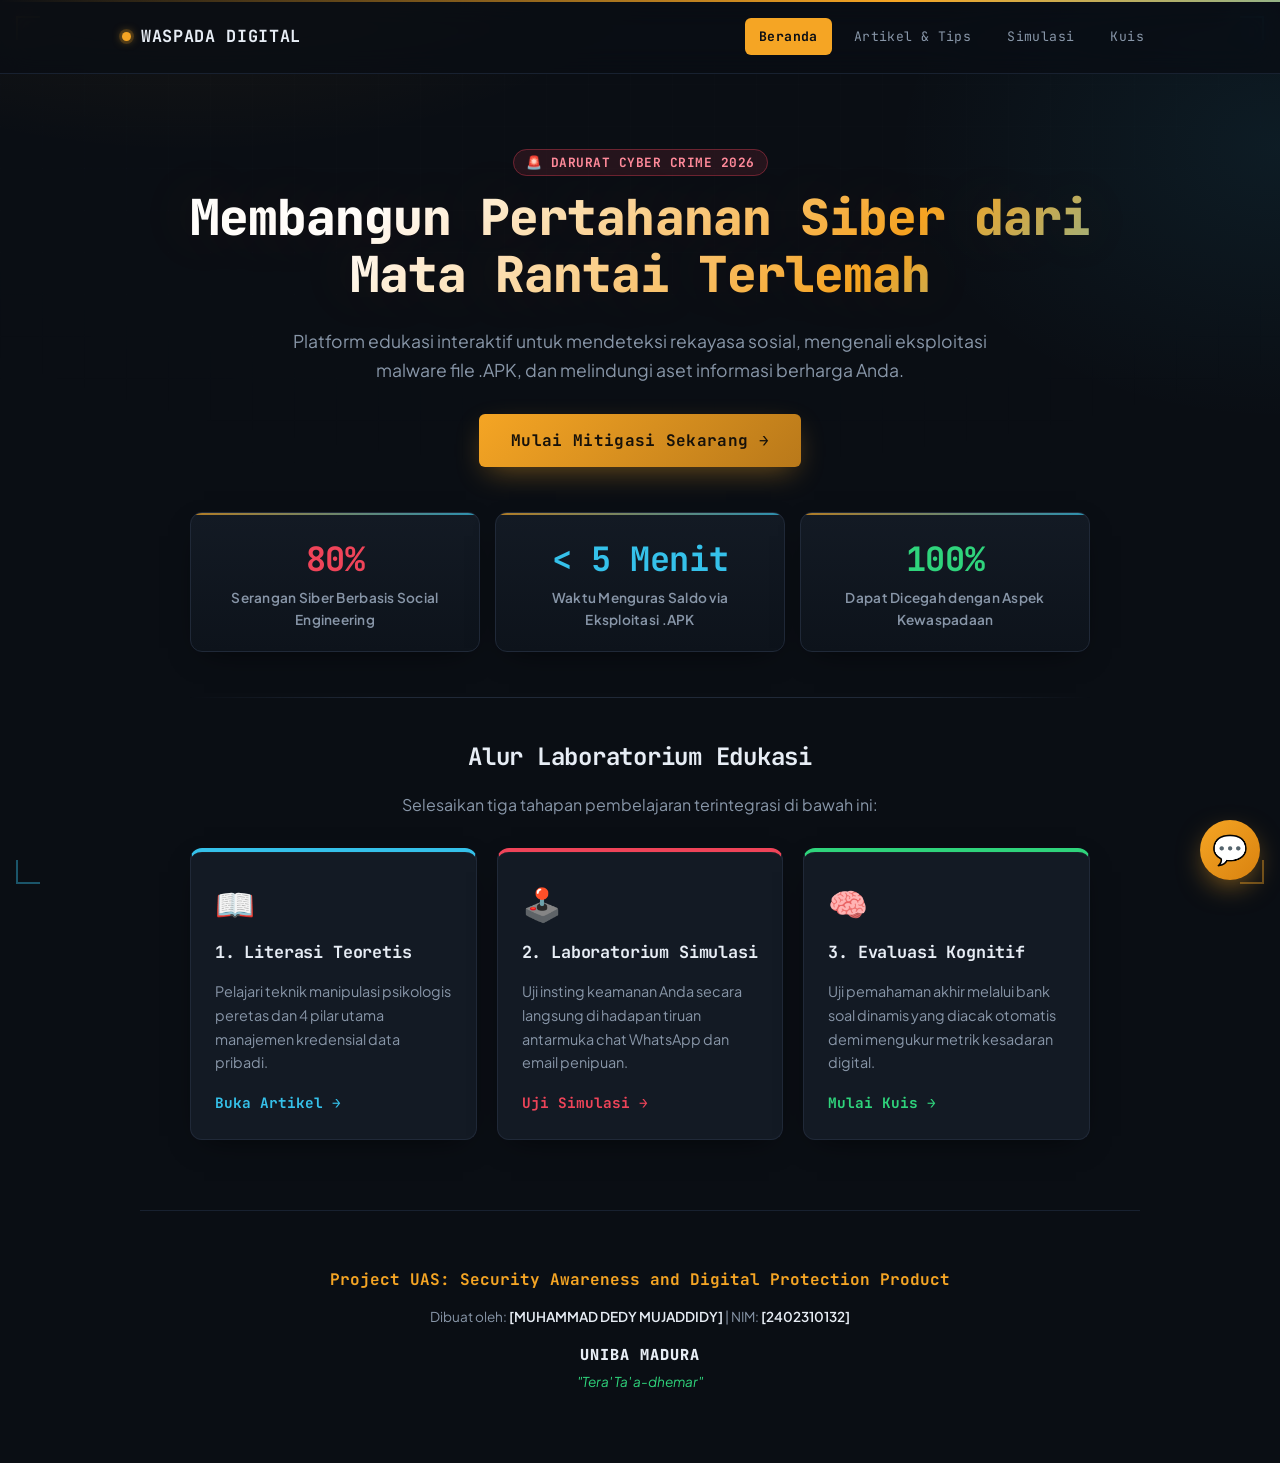
<file: index.html>
<!DOCTYPE html>
<html lang="id">
<head>
    <meta charset="UTF-8">
    <meta name="viewport" content="width=device-width, initial-scale=1.0">
    <title>Security Awareness & Digital Protection - UNIBA Madura</title>
    <style>
/* ==========================================================================
   Waspada Digital — Security Awareness Platform
   Design language: Security Operations Center at night.
   Near-black backdrop, amber alert accent, cyan "signal" accent,
   monospace display type for a terminal/log-console feel.
   ========================================================================== */

@import url('https://fonts.googleapis.com/css2?family=JetBrains+Mono:wght@400;500;600;700;800&family=Plus+Jakarta+Sans:wght@400;500;600;700;800&display=swap');

:root {
  /* -- Color tokens -- */
  --bg: #0a0e14;
  --bg-elevated: #10151d;
  --bg-card: #131a24;
  --bg-soft: #0d131b;

  --text: #e7edf5;
  --text-muted: #8896a8;
  --text-faint: #5b6779;

  --primary: #f5a524;      /* amber — alert / signature accent */
  --primary-dim: #b9791a;
  --accent: #35c1ea;       /* cyan — "digital signal" */
  --danger: #ef4459;
  --success: #2fd47c;

  --border-color: #202938;
  --border-soft: #182130;

  --radius-sm: 6px;
  --radius-md: 12px;
  --radius-lg: 20px;

  --font-display: 'JetBrains Mono', ui-monospace, monospace;
  --font-body: 'Plus Jakarta Sans', -apple-system, BlinkMacSystemFont, 'Segoe UI', sans-serif;

  --shadow-glow: 0 0 0 1px rgba(245, 165, 36, 0.12), 0 12px 40px -12px rgba(0, 0, 0, 0.6);
  --shadow-card: 0 1px 0 rgba(255, 255, 255, 0.03) inset, 0 10px 30px -14px rgba(0, 0, 0, 0.7);

  /* aliases used by page-specific inline style blocks */
  --text-main: var(--text);
  --text-secondary: var(--text-muted);
}

@media (prefers-reduced-motion: reduce) {
  *, *::before, *::after {
    animation-duration: 0.001ms !important;
    animation-iteration-count: 1 !important;
    transition-duration: 0.001ms !important;
    scroll-behavior: auto !important;
  }
}

* { box-sizing: border-box; }

html { scroll-behavior: smooth; }

body {
  margin: 0;
  background:
    radial-gradient(ellipse 900px 500px at 15% -10%, rgba(245, 165, 36, 0.10), transparent 60%),
    radial-gradient(ellipse 700px 500px at 100% 10%, rgba(53, 193, 234, 0.08), transparent 55%),
    linear-gradient(var(--bg), var(--bg));
  background-color: var(--bg);
  color: var(--text);
  font-family: var(--font-body);
  font-size: 16px;
  line-height: 1.6;
  -webkit-font-smoothing: antialiased;
  position: relative;
}

/* faint circuit-grid texture */
body::before {
  content: "";
  position: fixed;
  inset: 0;
  pointer-events: none;
  z-index: 0;
  opacity: 0.35;
  background-image:
    linear-gradient(rgba(148, 163, 184, 0.045) 1px, transparent 1px),
    linear-gradient(90deg, rgba(148, 163, 184, 0.045) 1px, transparent 1px);
  background-size: 42px 42px;
  mask-image: radial-gradient(ellipse 90% 60% at 50% 0%, black 40%, transparent 100%);
}

/* HUD corner-bracket frame — the page's signature element, evokes a live
   monitoring console watching over the content */
body::after {
  content: "";
  position: fixed;
  inset: 16px;
  pointer-events: none;
  z-index: 3;
  opacity: 0.4;
  background-repeat: no-repeat;
  background-image:
    linear-gradient(var(--primary), var(--primary)), linear-gradient(var(--primary), var(--primary)),
    linear-gradient(var(--accent), var(--accent)),  linear-gradient(var(--accent), var(--accent)),
    linear-gradient(var(--accent), var(--accent)),  linear-gradient(var(--accent), var(--accent)),
    linear-gradient(var(--primary), var(--primary)), linear-gradient(var(--primary), var(--primary));
  background-size:
    24px 2px, 2px 24px,
    24px 2px, 2px 24px,
    24px 2px, 2px 24px,
    24px 2px, 2px 24px;
  background-position:
    top left, top left,
    top right, top right,
    bottom left, bottom left,
    bottom right, bottom right;
}

@media (max-width: 640px) {
  body::after { display: none; }
}

h1, h2, h3, h4, h5, h6 {
  font-family: var(--font-display);
  font-weight: 700;
  letter-spacing: -0.01em;
  color: var(--text);
  margin: 0 0 0.5em 0;
}

p { color: var(--text-muted); }

a { color: var(--accent); }

a:focus-visible,
button:focus-visible,
input:focus-visible {
  outline: 2px solid var(--primary);
  outline-offset: 3px;
  border-radius: 4px;
}

hr {
  border: none;
  height: 1px;
  margin: 40px 0;
  background: linear-gradient(90deg, transparent, var(--border-color) 20%, var(--border-color) 80%, transparent);
}

/* ==========================================================================
   Header / Nav
   ========================================================================== */

header {
  position: sticky;
  top: 0;
  z-index: 100;
  background: rgba(10, 14, 20, 0.78);
  backdrop-filter: blur(14px) saturate(140%);
  -webkit-backdrop-filter: blur(14px) saturate(140%);
  border-bottom: 1px solid var(--border-soft);
  overflow: hidden;
}

header::before {
  content: "";
  position: absolute;
  top: 0; left: 0; right: 0;
  height: 2px;
  background: linear-gradient(90deg, transparent, var(--primary) 35%, var(--accent) 65%, transparent);
  background-size: 200% 100%;
  animation: scan-sweep 7s linear infinite;
}

@keyframes scan-sweep {
  0% { background-position: 160% 0; }
  100% { background-position: -60% 0; }
}

.nav-container {
  max-width: 1100px;
  margin: 0 auto;
  padding: 18px 32px;
  display: flex;
  align-items: center;
  justify-content: space-between;
  gap: 24px;
  flex-wrap: wrap;
}

header h2 {
  font-size: 1.05rem;
  letter-spacing: 0.04em;
  text-transform: uppercase;
  margin: 0;
  display: flex;
  align-items: center;
  gap: 10px;
}

header h2::before {
  content: "";
  width: 9px;
  height: 9px;
  border-radius: 50%;
  background: var(--primary);
  box-shadow: 0 0 0 3px rgba(245, 165, 36, 0.18), 0 0 10px rgba(245, 165, 36, 0.7);
  flex-shrink: 0;
}

nav {
  display: flex;
  gap: 8px;
  flex-wrap: wrap;
}

nav a {
  color: var(--text-muted);
  text-decoration: none;
  font-family: var(--font-display);
  font-size: 0.82rem;
  letter-spacing: 0.03em;
  padding: 8px 14px;
  border-radius: var(--radius-sm);
  transition: color 0.18s ease, background-color 0.18s ease;
}

nav a:hover { color: var(--text); background: rgba(255, 255, 255, 0.04); }

nav a.active {
  color: var(--bg);
  background: var(--primary);
  font-weight: 700;
}

/* ==========================================================================
   Main / Hero
   ========================================================================== */

main {
  position: relative;
  z-index: 1;
  max-width: 1000px;
  margin: 0 auto;
  padding: 50px;
}

main > div:first-child {
  padding-top: 24px;
}

main > div:first-child span {
  background: rgba(239, 68, 89, 0.12) !important;
  color: #ff8a9a !important;
  border: 1px solid rgba(239, 68, 89, 0.35);
  font-family: var(--font-display) !important;
  letter-spacing: 0.06em;
  animation: pulse-badge 2.4s ease-in-out infinite;
}

@keyframes pulse-badge {
  0%, 100% { box-shadow: 0 0 0 0 rgba(239, 68, 89, 0.25); }
  50% { box-shadow: 0 0 0 6px rgba(239, 68, 89, 0); }
}

main h1 {
  font-size: 2.65rem;
  font-weight: 800;
  background: linear-gradient(135deg, #fff 20%, var(--primary) 75%, var(--accent) 120%);
  -webkit-background-clip: text;
  background-clip: text;
  -webkit-text-fill-color: transparent;
  text-shadow: 0 0 60px rgba(245, 165, 36, 0.15);
}

main > div:first-child > p {
  font-family: var(--font-body);
  color: var(--text-muted) !important;
}

.btn {
  display: inline-flex;
  align-items: center;
  gap: 8px;
  background: linear-gradient(135deg, var(--primary), var(--primary-dim));
  color: #16110a !important;
  text-decoration: none;
  font-family: var(--font-display);
  font-weight: 700;
  letter-spacing: 0.02em;
  border-radius: var(--radius-sm);
  box-shadow: 0 10px 30px -8px rgba(245, 165, 36, 0.45);
  transition: transform 0.18s ease, box-shadow 0.18s ease, filter 0.18s ease;
  animation: btn-glow 2.8s ease-in-out infinite;
}

@keyframes btn-glow {
  0%, 100% { box-shadow: 0 10px 30px -8px rgba(245, 165, 36, 0.45), 0 0 0 0 rgba(245, 165, 36, 0.25); }
  50% { box-shadow: 0 10px 30px -8px rgba(245, 165, 36, 0.45), 0 0 24px 4px rgba(245, 165, 36, 0.2); }
}

.btn:hover {
  transform: translateY(-2px);
  filter: brightness(1.06);
  box-shadow: 0 14px 36px -8px rgba(245, 165, 36, 0.6);
}

.btn:active { transform: translateY(0); }

/* ==========================================================================
   Stat tiles (inline-styled grid — themed via variables + selector overrides)
   ========================================================================== */

main > div[style*="grid-template-columns"] > div {
  background: linear-gradient(180deg, var(--bg-card), var(--bg-soft)) !important;
  border: 1px solid var(--border-color) !important;
  border-radius: var(--radius-md) !important;
  box-shadow: var(--shadow-card);
  transition: transform 0.2s ease, border-color 0.2s ease;
  position: relative;
  overflow: hidden;
}

main > div[style*="grid-template-columns"] > div::before {
  content: "";
  position: absolute;
  top: 0; left: 0; right: 0;
  height: 2px;
  background: linear-gradient(90deg, var(--primary), var(--accent));
  opacity: 0.7;
}

main > div[style*="grid-template-columns"] > div:hover {
  transform: translateY(-3px);
  border-color: rgba(245, 165, 36, 0.35) !important;
}

main > div[style*="grid-template-columns"] h2 {
  font-size: 2.1rem !important;
  font-family: var(--font-display);
}

main > div[style*="grid-template-columns"] p {
  color: var(--text-muted) !important;
  letter-spacing: 0.02em;
}

/* section intro (Alur Laboratorium) */
h3 { font-size: 1.5rem; }

main > p[style*="text-align: center"] {
  color: var(--text-muted) !important;
}

/* ==========================================================================
   Feature cards
   ========================================================================== */

.features-grid {
  display: grid;
  grid-template-columns: repeat(auto-fit, minmax(220px, 1fr));
  gap: 20px;
}

.card {
  background: var(--bg-card);
  border: 1px solid var(--border-color);
  border-radius: var(--radius-md);
  padding: 26px 24px 24px;
  box-shadow: var(--shadow-card);
  transition: transform 0.22s ease, box-shadow 0.22s ease, border-color 0.22s ease;
  position: relative;
  isolation: isolate;
}

.card::before {
  content: "";
  position: absolute;
  inset: -1px;
  border-radius: inherit;
  padding: 1px;
  background: linear-gradient(135deg, var(--primary), var(--accent));
  -webkit-mask: linear-gradient(#000 0 0) content-box, linear-gradient(#000 0 0);
  -webkit-mask-composite: xor;
  mask-composite: exclude;
  opacity: 0;
  transition: opacity 0.25s ease;
  z-index: -1;
  pointer-events: none;
}

.card:hover::before { opacity: 1; }

.card:hover {
  transform: translateY(-5px);
  box-shadow: 0 24px 50px -18px rgba(0, 0, 0, 0.8), 0 0 30px -10px rgba(245, 165, 36, 0.25);
  border-color: rgba(255, 255, 255, 0.14);
}

.card h4 {
  font-family: var(--font-display);
  font-size: 1.05rem !important;
}

.card p {
  color: var(--text-muted) !important;
  line-height: 1.65;
}

.card a {
  display: inline-flex;
  align-items: center;
  gap: 4px;
  font-family: var(--font-display);
  transition: gap 0.18s ease;
}

.card a:hover { gap: 8px; }

/* ==========================================================================
   Footer
   ========================================================================== */

footer {
  max-width: 1000px;
  margin: 20px auto 0;
  padding: 40px 32px 56px;
  text-align: center;
  border-top: 1px solid var(--border-soft);
  position: relative;
  z-index: 1;
}

footer p { color: var(--text-muted); }

footer p b { color: var(--text); font-weight: 600; }

footer p[style*="color: var(--primary)"] {
  color: var(--primary) !important;
  font-family: var(--font-display);
}

footer p[style*="letter-spacing: 1px"] {
  font-family: var(--font-display) !important;
  color: var(--text) !important;
  font-size: 0.95rem;
}

/* ==========================================================================
   AI Chat Widget
   ========================================================================== */

#ai-chat-widget { font-family: var(--font-body) !important; }

#chat-toggle-btn {
  background: linear-gradient(135deg, var(--primary), #d9820f) !important;
  box-shadow: 0 10px 28px -6px rgba(245, 165, 36, 0.55), 0 0 0 0 rgba(245, 165, 36, 0.5) !important;
  animation: chat-pulse 2.6s ease-in-out infinite;
  transition: transform 0.18s ease;
}

#chat-toggle-btn:hover { transform: scale(1.06); }

@keyframes chat-pulse {
  0%, 100% { box-shadow: 0 10px 28px -6px rgba(245, 165, 36, 0.55), 0 0 0 0 rgba(245, 165, 36, 0.35); }
  50% { box-shadow: 0 10px 28px -6px rgba(245, 165, 36, 0.55), 0 0 0 9px rgba(245, 165, 36, 0); }
}

#chat-window {
  background: var(--bg-elevated) !important;
  border: 1px solid var(--border-color) !important;
  box-shadow: 0 24px 60px -16px rgba(0, 0, 0, 0.85) !important;
}

#chat-window > div:first-child {
  background: linear-gradient(135deg, #0d1117, #151b26) !important;
  border-bottom: 1px solid var(--border-color);
}

#chat-window > div:first-child p {
  color: var(--success) !important;
}

#chat-box {
  background: var(--bg-soft) !important;
  scrollbar-width: thin;
  scrollbar-color: var(--border-color) transparent;
}

#chat-box::-webkit-scrollbar { width: 6px; }
#chat-box::-webkit-scrollbar-thumb { background: var(--border-color); border-radius: 3px; }

#chat-box > div {
  background: var(--bg-card) !important;
  color: var(--text) !important;
  border: 1px solid var(--border-soft);
}

#chat-input {
  background: var(--bg-soft) !important;
  border: 1px solid var(--border-color) !important;
  color: var(--text) !important;
}

#chat-input::placeholder { color: var(--text-faint); }

#chat-window > div:last-child {
  background: var(--bg-elevated) !important;
  border-top: 1px solid var(--border-color) !important;
}

#chat-window button:not(#chat-toggle-btn):last-child,
#chat-window > div:last-child button {
  background: var(--primary) !important;
  color: #16110a !important;
}

/* ==========================================================================
   Responsive
   ========================================================================== */

@media (max-width: 640px) {
  main { padding: 32px 20px !important; }
  main h1 { font-size: 1.85rem !important; }
  .nav-container { padding: 14px 20px; }
  footer { padding: 32px 20px 44px; }
  #chat-window { width: 90vw !important; right: -10px !important; }
}

    </style>
</head>
<body>

    <header>
        <div class="nav-container">
            <h2>Waspada Digital</h2>
            <nav>
                <a href="index.html" class="active">Beranda</a>
                <a href="artikel.html">Artikel & Tips</a>
                <a href="simulasi.html">Simulasi</a>
                <a href="kuis.html">Kuis</a>
            </nav>
        </div>
    </header>

    <main style="max-width: 1000px; padding: 50px;">
        
        <div style="text-align: center; margin-bottom: 45px;">
            <span style="background: #ef4444; color: white; padding: 4px 12px; border-radius: 20px; font-size: 0.8rem; font-weight: 700; text-transform: uppercase; letter-spacing: 0.5px;">
                🚨 Darurat Cyber Crime 2026
            </span>
            <h1 style="margin-top: 15px; font-size: 3.1rem; letter-spacing: -0.02em; line-height: 1.15;">
                Membangun Pertahanan Siber dari Mata Rantai Terlemah
            </h1>
            <p style="color: var(--text-muted); font-size: 1.1rem; max-width: 700px; margin: 15px auto 30px auto;">
                Platform edukasi interaktif untuk mendeteksi rekayasa sosial, mengenali eksploitasi malware file .APK, dan melindungi aset informasi berharga Anda.
            </p>
            <a href="artikel.html" class="btn" style="padding: 14px 32px; font-size: 1rem;">Mulai Mitigasi Sekarang &rarr;</a>
        </div>

        <div style="display: grid; grid-template-columns: repeat(auto-fit, minmax(200px, 1fr)); gap: 15px; margin-bottom: 45px; text-align: center;">
            <div style="background: #f8fafc; padding: 20px; border: 1px solid var(--border-color); border-radius: var(--radius-md);">
                <h2 style="color: var(--danger); font-size: 2rem; margin: 0;">80%</h2>
                <p style="color: var(--text-muted); font-size: 0.85rem; margin: 0; font-weight: 600;">Serangan Siber Berbasis Social Engineering</p>
            </div>
            <div style="background: #f8fafc; padding: 20px; border: 1px solid var(--border-color); border-radius: var(--radius-md);">
                <h2 style="color: var(--accent); font-size: 2rem; margin: 0;">&lt; 5 Menit</h2>
                <p style="color: var(--text-muted); font-size: 0.85rem; margin: 0; font-weight: 600;">Waktu Menguras Saldo via Eksploitasi .APK</p>
            </div>
            <div style="background: #f8fafc; padding: 20px; border: 1px solid var(--border-color); border-radius: var(--radius-md);">
                <h2 style="color: var(--success); font-size: 2rem; margin: 0;">100%</h2>
                <p style="color: var(--text-muted); font-size: 0.85rem; margin: 0; font-weight: 600;">Dapat Dicegah dengan Aspek Kewaspadaan</p>
            </div>
        </div>

        <hr>

        <h3 style="font-size: 1.5rem; text-align: center; margin-bottom: 5px;">Alur Laboratorium Edukasi</h3>
        <p style="color: var(--text-muted); text-align: center; margin-bottom: 30px;">Selesaikan tiga tahapan pembelajaran terintegrasi di bawah ini:</p>
        
        <div class="features-grid">
            
            <div class="card" style="border-top: 4px solid var(--accent);">
                <div style="font-size: 2rem; margin-bottom: 10px;">📖</div>
                <h4 style="font-size: 1.15rem; margin-bottom: 10px;">1. Literasi Teoretis</h4>
                <p style="font-size: 0.9rem; color: var(--text-muted); min-height: 70px;">
                    Pelajari teknik manipulasi psikologis peretas dan 4 pilar utama manajemen kredensial data pribadi.
                </p>
                <a href="artikel.html" style="color: var(--accent); text-decoration: none; font-size: 0.9rem; font-weight: 700;">Buka Artikel &rarr;</a>
            </div>

            <div class="card" style="border-top: 4px solid var(--danger);">
                <div style="font-size: 2rem; margin-bottom: 10px;">🕹️</div>
                <h4 style="font-size: 1.15rem; margin-bottom: 10px;">2. Laboratorium Simulasi</h4>
                <p style="font-size: 0.9rem; color: var(--text-muted); min-height: 70px;">
                    Uji insting keamanan Anda secara langsung di hadapan tiruan antarmuka chat WhatsApp dan email penipuan.
                </p>
                <a href="simulasi.html" style="color: var(--danger); text-decoration: none; font-size: 0.9rem; font-weight: 700;">Uji Simulasi &rarr;</a>
            </div>

            <div class="card" style="border-top: 4px solid var(--success);">
                <div style="font-size: 2rem; margin-bottom: 10px;">🧠</div>
                <h4 style="font-size: 1.15rem; margin-bottom: 10px;">3. Evaluasi Kognitif</h4>
                <p style="font-size: 0.9rem; color: var(--text-muted); min-height: 70px;">
                    Uji pemahaman akhir melalui bank soal dinamis yang diacak otomatis demi mengukur metrik kesadaran digital.
                </p>
                <a href="kuis.html" style="color: var(--success); text-decoration: none; font-size: 0.9rem; font-weight: 700;">Mulai Kuis &rarr;</a>
            </div>

        </div>

    </main>

    <footer>
        <p style="font-weight: 700; color: var(--primary); margin-bottom: 4px;">
            Project UAS: Security Awareness and Digital Protection Product
        </p>
        <p style="font-size: 0.85rem; margin-bottom: 15px;">Dibuat oleh: <b>[MUHAMMAD DEDY MUJADDIDY]</b> | NIM: <b>[2402310132]</b></p>
        <p style="font-weight: 800; letter-spacing: 1px; color: var(--primary); margin: 0;">UNIBA MADURA</p>
        <p style="font-style: italic; color: var(--success); font-size: 0.85rem; margin-top: 4px;">"Tera' Ta' a-dhemar"</p>
    </footer>

    <!-- WIDGET CHATBOX -->
    <div id="ai-chat-widget" style="position: fixed; bottom: 20px; right: 20px; z-index: 1000; font-family: sans-serif;">
        <button id="chat-toggle-btn" onclick="toggleChat()" style="width: 60px; height: 60px; border-radius: 50%; background: #2563eb; color: white; font-size: 1.8rem; display: flex; align-items: center; justify-content: center; box-shadow: 0 4px 10px rgba(0,0,0,0.2); border: none; cursor: pointer;">
            💬
        </button>

        <div id="chat-window" style="display: none; width: 350px; height: 450px; background: white; border-radius: 12px; box-shadow: 0 8px 24px rgba(0,0,0,0.15); border: 1px solid #e2e8f0; flex-direction: column; position: absolute; bottom: 75px; right: 0; overflow: hidden;">
            <div style="background: #0f172a; color: white; padding: 15px; display: flex; justify-content: space-between; align-items: center;">
                <div>
                    <h4 style="margin: 0; font-size: 0.95rem;">Waspada AI Assistant</h4>
                    <p style="margin: 0; font-size: 0.75rem; color: #34d399;">● Online • Pakar Keamanan</p>
                </div>
                <button onclick="toggleChat()" style="background: transparent; color: white; border: none; font-size: 1.2rem; cursor: pointer;">✕</button>
            </div>

            <!-- ID DI SINI SUDAH SAYA SINKRONKAN JADI chat-box -->
            <div id="chat-box" style="flex: 1; padding: 15px; overflow-y: auto; display: flex; flex-direction: column; gap: 10px; background: #f8fafc; font-size: 0.9rem;">
                <div style="background: #e2e8f0; color: #1e293b; padding: 8px 12px; border-radius: 0 12px 12px 12px; max-width: 80%; align-self: flex-start;">
                    Halo! Saya Waspada AI. Tanyakan apa saja mengenai keamanan siber, phishing, atau bahaya file .APK!
                </div>
            </div>

            <div style="padding: 10px; border-top: 1px solid #e2e8f0; display: flex; gap: 8px; background: white;">
                <input type="text" id="chat-input" placeholder="Ketik pertanyaan..." style="flex: 1; padding: 10px; border: 1px solid #cbd5e1; border-radius: 6px; font-size: 0.85rem; outline: none;">
                <button onclick="kirimManual()" style="background: #2563eb; color: white; border: none; padding: 0 15px; border-radius: 6px; cursor: pointer; font-weight: 600; font-size: 0.85rem;">Kirim</button>
            </div>
        </div>
    </div>
    <script src="js/ai.js"></script>
</body>
</html>
</file>
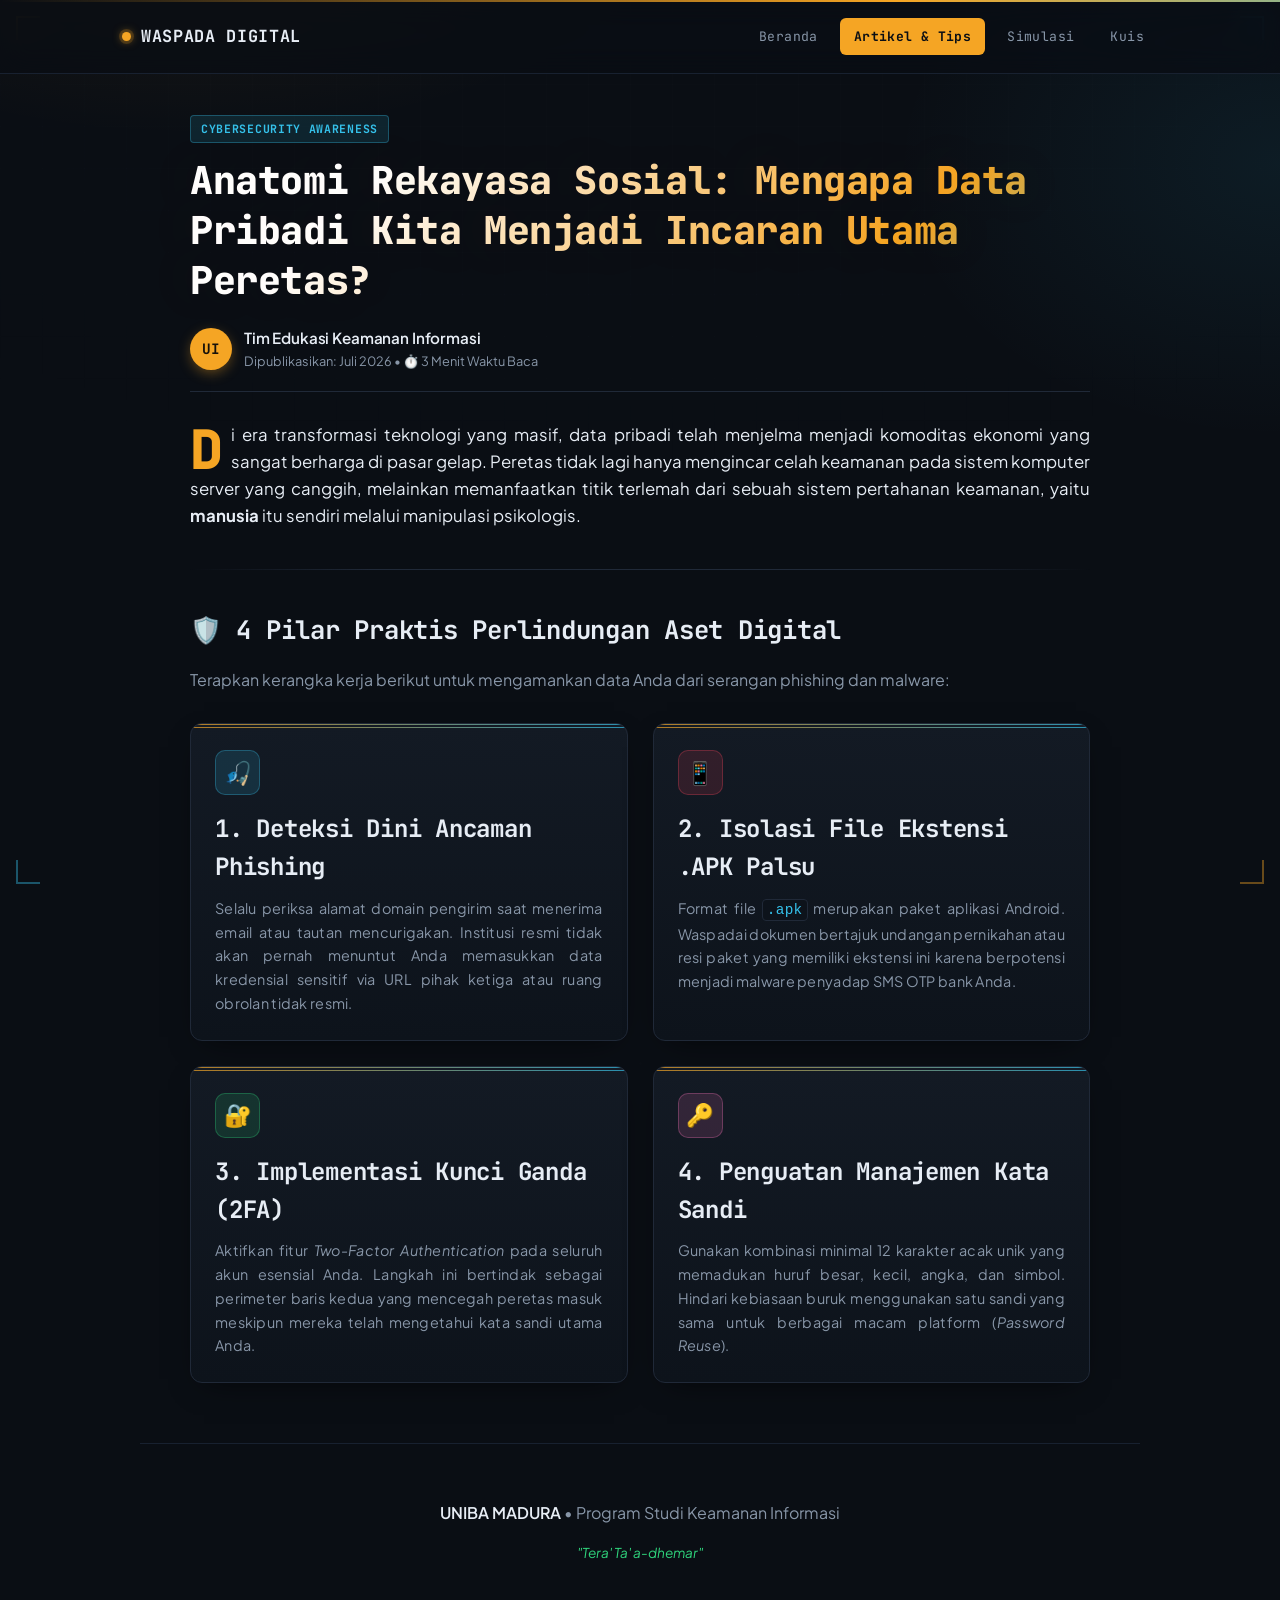
<file: artikel.html>
<!DOCTYPE html>
<html lang="id">
<head>
    <meta charset="UTF-8">
    <meta name="viewport" content="width=device-width, initial-scale=1.0">
    <title>Artikel Edukasi - Waspada Digital</title>
        <style>
/* ====== Base site styles (embedded for guaranteed rendering) ====== */
/* ==========================================================================
   Waspada Digital — Security Awareness Platform
   Design language: Security Operations Center at night.
   Near-black backdrop, amber alert accent, cyan "signal" accent,
   monospace display type for a terminal/log-console feel.
   ========================================================================== */

@import url('https://fonts.googleapis.com/css2?family=JetBrains+Mono:wght@400;500;600;700;800&family=Plus+Jakarta+Sans:wght@400;500;600;700;800&display=swap');

:root {
  /* -- Color tokens -- */
  --bg: #0a0e14;
  --bg-elevated: #10151d;
  --bg-card: #131a24;
  --bg-soft: #0d131b;

  --text: #e7edf5;
  --text-muted: #8896a8;
  --text-faint: #5b6779;

  --primary: #f5a524;      /* amber — alert / signature accent */
  --primary-dim: #b9791a;
  --accent: #35c1ea;       /* cyan — "digital signal" */
  --danger: #ef4459;
  --success: #2fd47c;

  --border-color: #202938;
  --border-soft: #182130;

  --radius-sm: 6px;
  --radius-md: 12px;
  --radius-lg: 20px;

  --font-display: 'JetBrains Mono', ui-monospace, monospace;
  --font-body: 'Plus Jakarta Sans', -apple-system, BlinkMacSystemFont, 'Segoe UI', sans-serif;

  --shadow-glow: 0 0 0 1px rgba(245, 165, 36, 0.12), 0 12px 40px -12px rgba(0, 0, 0, 0.6);
  --shadow-card: 0 1px 0 rgba(255, 255, 255, 0.03) inset, 0 10px 30px -14px rgba(0, 0, 0, 0.7);

  /* aliases used by page-specific inline style blocks */
  --text-main: var(--text);
  --text-secondary: var(--text-muted);
}

@media (prefers-reduced-motion: reduce) {
  *, *::before, *::after {
    animation-duration: 0.001ms !important;
    animation-iteration-count: 1 !important;
    transition-duration: 0.001ms !important;
    scroll-behavior: auto !important;
  }
}

* { box-sizing: border-box; }

html { scroll-behavior: smooth; }

body {
  margin: 0;
  background:
    radial-gradient(ellipse 900px 500px at 15% -10%, rgba(245, 165, 36, 0.10), transparent 60%),
    radial-gradient(ellipse 700px 500px at 100% 10%, rgba(53, 193, 234, 0.08), transparent 55%),
    linear-gradient(var(--bg), var(--bg));
  background-color: var(--bg);
  color: var(--text);
  font-family: var(--font-body);
  font-size: 16px;
  line-height: 1.6;
  -webkit-font-smoothing: antialiased;
  position: relative;
}

/* faint circuit-grid texture */
body::before {
  content: "";
  position: fixed;
  inset: 0;
  pointer-events: none;
  z-index: 0;
  opacity: 0.35;
  background-image:
    linear-gradient(rgba(148, 163, 184, 0.045) 1px, transparent 1px),
    linear-gradient(90deg, rgba(148, 163, 184, 0.045) 1px, transparent 1px);
  background-size: 42px 42px;
  mask-image: radial-gradient(ellipse 90% 60% at 50% 0%, black 40%, transparent 100%);
}

/* HUD corner-bracket frame — the page's signature element, evokes a live
   monitoring console watching over the content */
body::after {
  content: "";
  position: fixed;
  inset: 16px;
  pointer-events: none;
  z-index: 3;
  opacity: 0.4;
  background-repeat: no-repeat;
  background-image:
    linear-gradient(var(--primary), var(--primary)), linear-gradient(var(--primary), var(--primary)),
    linear-gradient(var(--accent), var(--accent)),  linear-gradient(var(--accent), var(--accent)),
    linear-gradient(var(--accent), var(--accent)),  linear-gradient(var(--accent), var(--accent)),
    linear-gradient(var(--primary), var(--primary)), linear-gradient(var(--primary), var(--primary));
  background-size:
    24px 2px, 2px 24px,
    24px 2px, 2px 24px,
    24px 2px, 2px 24px,
    24px 2px, 2px 24px;
  background-position:
    top left, top left,
    top right, top right,
    bottom left, bottom left,
    bottom right, bottom right;
}

@media (max-width: 640px) {
  body::after { display: none; }
}

h1, h2, h3, h4, h5, h6 {
  font-family: var(--font-display);
  font-weight: 700;
  letter-spacing: -0.01em;
  color: var(--text);
  margin: 0 0 0.5em 0;
}

p { color: var(--text-muted); }

a { color: var(--accent); }

a:focus-visible,
button:focus-visible,
input:focus-visible {
  outline: 2px solid var(--primary);
  outline-offset: 3px;
  border-radius: 4px;
}

hr {
  border: none;
  height: 1px;
  margin: 40px 0;
  background: linear-gradient(90deg, transparent, var(--border-color) 20%, var(--border-color) 80%, transparent);
}

/* ==========================================================================
   Header / Nav
   ========================================================================== */

header {
  position: sticky;
  top: 0;
  z-index: 100;
  background: rgba(10, 14, 20, 0.78);
  backdrop-filter: blur(14px) saturate(140%);
  -webkit-backdrop-filter: blur(14px) saturate(140%);
  border-bottom: 1px solid var(--border-soft);
  overflow: hidden;
}

header::before {
  content: "";
  position: absolute;
  top: 0; left: 0; right: 0;
  height: 2px;
  background: linear-gradient(90deg, transparent, var(--primary) 35%, var(--accent) 65%, transparent);
  background-size: 200% 100%;
  animation: scan-sweep 7s linear infinite;
}

@keyframes scan-sweep {
  0% { background-position: 160% 0; }
  100% { background-position: -60% 0; }
}

.nav-container {
  max-width: 1100px;
  margin: 0 auto;
  padding: 18px 32px;
  display: flex;
  align-items: center;
  justify-content: space-between;
  gap: 24px;
  flex-wrap: wrap;
}

header h2 {
  font-size: 1.05rem;
  letter-spacing: 0.04em;
  text-transform: uppercase;
  margin: 0;
  display: flex;
  align-items: center;
  gap: 10px;
}

header h2::before {
  content: "";
  width: 9px;
  height: 9px;
  border-radius: 50%;
  background: var(--primary);
  box-shadow: 0 0 0 3px rgba(245, 165, 36, 0.18), 0 0 10px rgba(245, 165, 36, 0.7);
  flex-shrink: 0;
}

nav {
  display: flex;
  gap: 8px;
  flex-wrap: wrap;
}

nav a {
  color: var(--text-muted);
  text-decoration: none;
  font-family: var(--font-display);
  font-size: 0.82rem;
  letter-spacing: 0.03em;
  padding: 8px 14px;
  border-radius: var(--radius-sm);
  transition: color 0.18s ease, background-color 0.18s ease;
}

nav a:hover { color: var(--text); background: rgba(255, 255, 255, 0.04); }

nav a.active {
  color: var(--bg);
  background: var(--primary);
  font-weight: 700;
}

/* ==========================================================================
   Main / Hero
   ========================================================================== */

main {
  position: relative;
  z-index: 1;
  max-width: 1000px;
  margin: 0 auto;
  padding: 50px;
}

main > div:first-child {
  padding-top: 24px;
}

main > div:first-child span {
  background: rgba(239, 68, 89, 0.12) !important;
  color: #ff8a9a !important;
  border: 1px solid rgba(239, 68, 89, 0.35);
  font-family: var(--font-display) !important;
  letter-spacing: 0.06em;
  animation: pulse-badge 2.4s ease-in-out infinite;
}

@keyframes pulse-badge {
  0%, 100% { box-shadow: 0 0 0 0 rgba(239, 68, 89, 0.25); }
  50% { box-shadow: 0 0 0 6px rgba(239, 68, 89, 0); }
}

main h1 {
  font-size: 2.65rem;
  font-weight: 800;
  background: linear-gradient(135deg, #fff 20%, var(--primary) 75%, var(--accent) 120%);
  -webkit-background-clip: text;
  background-clip: text;
  -webkit-text-fill-color: transparent;
  text-shadow: 0 0 60px rgba(245, 165, 36, 0.15);
}

main > div:first-child > p {
  font-family: var(--font-body);
  color: var(--text-muted) !important;
}

.btn {
  display: inline-flex;
  align-items: center;
  gap: 8px;
  background: linear-gradient(135deg, var(--primary), var(--primary-dim));
  color: #16110a !important;
  text-decoration: none;
  font-family: var(--font-display);
  font-weight: 700;
  letter-spacing: 0.02em;
  border-radius: var(--radius-sm);
  box-shadow: 0 10px 30px -8px rgba(245, 165, 36, 0.45);
  transition: transform 0.18s ease, box-shadow 0.18s ease, filter 0.18s ease;
  animation: btn-glow 2.8s ease-in-out infinite;
}

@keyframes btn-glow {
  0%, 100% { box-shadow: 0 10px 30px -8px rgba(245, 165, 36, 0.45), 0 0 0 0 rgba(245, 165, 36, 0.25); }
  50% { box-shadow: 0 10px 30px -8px rgba(245, 165, 36, 0.45), 0 0 24px 4px rgba(245, 165, 36, 0.2); }
}

.btn:hover {
  transform: translateY(-2px);
  filter: brightness(1.06);
  box-shadow: 0 14px 36px -8px rgba(245, 165, 36, 0.6);
}

.btn:active { transform: translateY(0); }

/* ==========================================================================
   Stat tiles (inline-styled grid — themed via variables + selector overrides)
   ========================================================================== */

main > div[style*="grid-template-columns"] > div {
  background: linear-gradient(180deg, var(--bg-card), var(--bg-soft)) !important;
  border: 1px solid var(--border-color) !important;
  border-radius: var(--radius-md) !important;
  box-shadow: var(--shadow-card);
  transition: transform 0.2s ease, border-color 0.2s ease;
  position: relative;
  overflow: hidden;
}

main > div[style*="grid-template-columns"] > div::before {
  content: "";
  position: absolute;
  top: 0; left: 0; right: 0;
  height: 2px;
  background: linear-gradient(90deg, var(--primary), var(--accent));
  opacity: 0.7;
}

main > div[style*="grid-template-columns"] > div:hover {
  transform: translateY(-3px);
  border-color: rgba(245, 165, 36, 0.35) !important;
}

main > div[style*="grid-template-columns"] h2 {
  font-size: 2.1rem !important;
  font-family: var(--font-display);
}

main > div[style*="grid-template-columns"] p {
  color: var(--text-muted) !important;
  letter-spacing: 0.02em;
}

/* section intro (Alur Laboratorium) */
h3 { font-size: 1.5rem; }

main > p[style*="text-align: center"] {
  color: var(--text-muted) !important;
}

/* ==========================================================================
   Feature cards
   ========================================================================== */

.features-grid {
  display: grid;
  grid-template-columns: repeat(auto-fit, minmax(220px, 1fr));
  gap: 20px;
}

.card {
  background: var(--bg-card);
  border: 1px solid var(--border-color);
  border-radius: var(--radius-md);
  padding: 26px 24px 24px;
  box-shadow: var(--shadow-card);
  transition: transform 0.22s ease, box-shadow 0.22s ease, border-color 0.22s ease;
  position: relative;
  isolation: isolate;
}

.card::before {
  content: "";
  position: absolute;
  inset: -1px;
  border-radius: inherit;
  padding: 1px;
  background: linear-gradient(135deg, var(--primary), var(--accent));
  -webkit-mask: linear-gradient(#000 0 0) content-box, linear-gradient(#000 0 0);
  -webkit-mask-composite: xor;
  mask-composite: exclude;
  opacity: 0;
  transition: opacity 0.25s ease;
  z-index: -1;
  pointer-events: none;
}

.card:hover::before { opacity: 1; }

.card:hover {
  transform: translateY(-5px);
  box-shadow: 0 24px 50px -18px rgba(0, 0, 0, 0.8), 0 0 30px -10px rgba(245, 165, 36, 0.25);
  border-color: rgba(255, 255, 255, 0.14);
}

.card h4 {
  font-family: var(--font-display);
  font-size: 1.05rem !important;
}

.card p {
  color: var(--text-muted) !important;
  line-height: 1.65;
}

.card a {
  display: inline-flex;
  align-items: center;
  gap: 4px;
  font-family: var(--font-display);
  transition: gap 0.18s ease;
}

.card a:hover { gap: 8px; }

/* ==========================================================================
   Footer
   ========================================================================== */

footer {
  max-width: 1000px;
  margin: 20px auto 0;
  padding: 40px 32px 56px;
  text-align: center;
  border-top: 1px solid var(--border-soft);
  position: relative;
  z-index: 1;
}

footer p { color: var(--text-muted); }

footer p b { color: var(--text); font-weight: 600; }

footer p[style*="color: var(--primary)"] {
  color: var(--primary) !important;
  font-family: var(--font-display);
}

footer p[style*="letter-spacing: 1px"] {
  font-family: var(--font-display) !important;
  color: var(--text) !important;
  font-size: 0.95rem;
}

/* ==========================================================================
   AI Chat Widget
   ========================================================================== */

#ai-chat-widget { font-family: var(--font-body) !important; }

#chat-toggle-btn {
  background: linear-gradient(135deg, var(--primary), #d9820f) !important;
  box-shadow: 0 10px 28px -6px rgba(245, 165, 36, 0.55), 0 0 0 0 rgba(245, 165, 36, 0.5) !important;
  animation: chat-pulse 2.6s ease-in-out infinite;
  transition: transform 0.18s ease;
}

#chat-toggle-btn:hover { transform: scale(1.06); }

@keyframes chat-pulse {
  0%, 100% { box-shadow: 0 10px 28px -6px rgba(245, 165, 36, 0.55), 0 0 0 0 rgba(245, 165, 36, 0.35); }
  50% { box-shadow: 0 10px 28px -6px rgba(245, 165, 36, 0.55), 0 0 0 9px rgba(245, 165, 36, 0); }
}

#chat-window {
  background: var(--bg-elevated) !important;
  border: 1px solid var(--border-color) !important;
  box-shadow: 0 24px 60px -16px rgba(0, 0, 0, 0.85) !important;
}

#chat-window > div:first-child {
  background: linear-gradient(135deg, #0d1117, #151b26) !important;
  border-bottom: 1px solid var(--border-color);
}

#chat-window > div:first-child p {
  color: var(--success) !important;
}

#chat-box {
  background: var(--bg-soft) !important;
  scrollbar-width: thin;
  scrollbar-color: var(--border-color) transparent;
}

#chat-box::-webkit-scrollbar { width: 6px; }
#chat-box::-webkit-scrollbar-thumb { background: var(--border-color); border-radius: 3px; }

#chat-box > div {
  background: var(--bg-card) !important;
  color: var(--text) !important;
  border: 1px solid var(--border-soft);
}

#chat-input {
  background: var(--bg-soft) !important;
  border: 1px solid var(--border-color) !important;
  color: var(--text) !important;
}

#chat-input::placeholder { color: var(--text-faint); }

#chat-window > div:last-child {
  background: var(--bg-elevated) !important;
  border-top: 1px solid var(--border-color) !important;
}

#chat-window button:not(#chat-toggle-btn):last-child,
#chat-window > div:last-child button {
  background: var(--primary) !important;
  color: #16110a !important;
}

/* ==========================================================================
   Responsive
   ========================================================================== */

@media (max-width: 640px) {
  main { padding: 32px 20px !important; }
  main h1 { font-size: 1.85rem !important; }
  .nav-container { padding: 14px 20px; }
  footer { padding: 32px 20px 44px; }
  #chat-window { width: 90vw !important; right: -10px !important; }
}

/* ====== Page-specific styles ====== */

        /* Gaya tambahan khusus untuk detail ornamen artikel */
        .author-box {
            display: flex;
            align-items: center;
            gap: 12px;
            margin: 20px 0 30px 0;
            padding-bottom: 20px;
            border-bottom: 1px solid var(--border-color);
        }
        .author-avatar {
            width: 42px;
            height: 42px;
            background: var(--primary);
            color: #16110a;
            border-radius: 50%;
            display: flex;
            align-items: center;
            justify-content: center;
            font-weight: 700;
            font-size: 0.9rem;
            font-family: var(--font-display);
            box-shadow: 0 4px 14px -2px rgba(245, 165, 36, 0.45);
            flex-shrink: 0;
        }
        .author-info h5 {
            margin: 0;
            color: var(--text-main);
            font-size: 0.95rem;
            font-weight: 600;
            font-family: var(--font-body);
        }
        .author-info p {
            margin: 0;
            color: var(--text-muted);
            font-size: 0.8rem;
        }
        .badge-category {
            background-color: rgba(53, 193, 234, 0.12);
            border: 1px solid rgba(53, 193, 234, 0.32);
            color: var(--accent);
            padding: 4px 10px;
            border-radius: 4px;
            font-size: 0.72rem;
            font-weight: 700;
            font-family: var(--font-display);
            letter-spacing: 0.06em;
            display: inline-block;
            margin-bottom: 8px;
        }
        .icon-circle {
            width: 45px;
            height: 45px;
            border-radius: 10px;
            display: flex;
            align-items: center;
            justify-content: center;
            font-size: 1.4rem;
            margin-bottom: 15px;
        }

        /* Palet ikon per kategori — menimpa warna terang bawaan inline style
           dengan versi translusen yang serasi dengan tema gelap */
        .icon-circle[style*="#eff6ff"] {
            background-color: rgba(53, 193, 234, 0.14) !important;
            color: var(--accent) !important;
            border: 1px solid rgba(53, 193, 234, 0.3);
        }
        .icon-circle[style*="#fef2f2"] {
            background-color: rgba(239, 68, 89, 0.14) !important;
            color: var(--danger) !important;
            border: 1px solid rgba(239, 68, 89, 0.3);
        }
        .icon-circle[style*="#ecfdf5"] {
            background-color: rgba(47, 212, 124, 0.14) !important;
            color: var(--success) !important;
            border: 1px solid rgba(47, 212, 124, 0.3);
        }
        .icon-circle[style*="#fdf2f8"] {
            background-color: rgba(244, 114, 182, 0.14) !important;
            color: #f472b6 !important;
            border: 1px solid rgba(244, 114, 182, 0.3);
        }

        /* Teks isi artikel — versi terang bawaan diganti agar terbaca di atas latar gelap */
        p[style*="#334155"] {
            color: var(--text) !important;
        }
        .card p[style*="#475569"] {
            color: var(--text-muted) !important;
        }
        code[style*="#f1f5f9"] {
            background: var(--bg-soft) !important;
            color: var(--accent) !important;
            border: 1px solid var(--border-color);
        }

        /* Drop cap pada paragraf pembuka — menyasar hanya paragraf lead artikel */
        main > p[style*="text-align: justify"]::first-letter {
            font-family: var(--font-display);
            font-size: 3.4rem;
            font-weight: 800;
            color: var(--primary);
            float: left;
            line-height: 0.8;
            margin: 6px 8px 0 0;
        }
    </style>
</head>
<body>

    <header>
        <div class="nav-container">
            <h2>Waspada Digital</h2>
            <nav>
                <a href="index.html">Beranda</a>
                <a href="artikel.html" class="active">Artikel & Tips</a>
                <a href="simulasi.html">Simulasi</a>
                <a href="kuis.html">Kuis</a>
                
            </nav>
        </div>
    </header>

    <main style="max-width: 1000px; padding: 40px 50px;">
        
        <!-- Header Artikel Utama -->
        <span class="badge-category">CYBERSECURITY AWARENESS</span>
        <h1 style="font-size: 2.4rem; line-height: 1.3; margin-top: 5px;">
            Anatomi Rekayasa Sosial: Mengapa Data Pribadi Kita Menjadi Incaran Utama Peretas?
        </h1>

        <!-- Poin No 1: Profil Kreator / Penulis / Author Meta Card -->
        <div class="author-box">
            <div class="author-avatar">UI</div> <!-- Inisial Kampus / Penulis -->
            <div class="author-info">
                <h5>Tim Edukasi Keamanan Informasi</h5>
                <p>Dipublikasikan: Juli 2026 &bull; ⏱️ 3 Menit Waktu Baca</p>
            </div>
        </div>

        <p style="text-align: justify; font-size: 1.05rem; color: #334155; margin-bottom: 25px;">
            Di era transformasi teknologi yang masif, data pribadi telah menjelma menjadi komoditas ekonomi yang sangat berharga di pasar gelap. Peretas tidak lagi hanya mengincar celah keamanan pada sistem komputer server yang canggih, melainkan memanfaatkan titik terlemah dari sebuah sistem pertahanan keamanan, yaitu <b>manusia</b> itu sendiri melalui manipulasi psikologis.
        </p>

        <hr style="margin: 40px 0;">

        <h2 style="font-size: 1.6rem; margin-bottom: 8px;">🛡️ 4 Pilar Praktis Perlindungan Aset Digital</h2>
        <p style="color: var(--text-muted); margin-bottom: 30px;">Terapkan kerangka kerja berikut untuk mengamankan data Anda dari serangan phishing dan malware:</p>

        <!-- Grid Tips dengan Sentuhan Ornamen Ikon Visual Medsos Modern -->
        <div class="tips-grid" style="display: grid; grid-template-columns: repeat(auto-fit, minmax(400px, 1fr)); gap: 25px;">
            
            <!-- Kartu 1 -->
            <div class="card" style="display: flex; flex-direction: column; justify-content: space-between;">
                <div>
                    <div class="icon-circle" style="background-color: #eff6ff; color: #2563eb;">🎣</div>
                    <h3 style="margin-bottom: 10px;">1. Deteksi Dini Ancaman Phishing</h3>
                    <p style="font-size: 0.9rem; text-align: justify; color: #475569; margin: 0;">
                        Selalu periksa alamat domain pengirim saat menerima email atau tautan mencurigakan. Institusi resmi tidak akan pernah menuntut Anda memasukkan data kredensial sensitif via URL pihak ketiga atau ruang obrolan tidak resmi.
                    </p>
                </div>
            </div>

            <!-- Kartu 2 -->
            <div class="card" style="display: flex; flex-direction: column; justify-content: space-between;">
                <div>
                    <div class="icon-circle" style="background-color: #fef2f2; color: #dc2626;">📱</div>
                    <h3 style="margin-bottom: 10px;">2. Isolasi File Ekstensi .APK Palsu</h3>
                    <p style="font-size: 0.9rem; text-align: justify; color: #475569; margin: 0;">
                        Format file <code style="background: #f1f5f9; padding: 2px 4px; border-radius: 4px;">.apk</code> merupakan paket aplikasi Android. Waspadai dokumen bertajuk undangan pernikahan atau resi paket yang memiliki ekstensi ini karena berpotensi menjadi malware penyadap SMS OTP bank Anda.
                    </p>
                </div>
            </div>

            <!-- Kartu 3 -->
            <div class="card" style="display: flex; flex-direction: column; justify-content: space-between;">
                <div>
                    <div class="icon-circle" style="background-color: #ecfdf5; color: #059669;">🔐</div>
                    <h3 style="margin-bottom: 10px;">3. Implementasi Kunci Ganda (2FA)</h3>
                    <p style="font-size: 0.9rem; text-align: justify; color: #475569; margin: 0;">
                        Aktifkan fitur <i>Two-Factor Authentication</i> pada seluruh akun esensial Anda. Langkah ini bertindak sebagai perimeter baris kedua yang mencegah peretas masuk meskipun mereka telah mengetahui kata sandi utama Anda.
                    </p>
                </div>
            </div>

            <!-- Kartu 4 -->
            <div class="card" style="display: flex; flex-direction: column; justify-content: space-between;">
                <div>
                    <div class="icon-circle" style="background-color: #fdf2f8; color: #db2777;">🔑</div>
                    <h3 style="margin-bottom: 10px;">4. Penguatan Manajemen Kata Sandi</h3>
                    <p style="font-size: 0.9rem; text-align: justify; color: #475569; margin: 0;">
                        Gunakan kombinasi minimal 12 karakter acak unik yang memadukan huruf besar, kecil, angka, dan simbol. Hindari kebiasaan buruk menggunakan satu sandi yang sama untuk berbagai macam platform (<i>Password Reuse</i>).
                    </p>
                </div>
            </div>

        </div>
    </main>

    <footer>
        <p><b>UNIBA MADURA</b> &bull; Program Studi Keamanan Informasi</p>
        <p style="font-style: italic; color: var(--success); font-size: 0.85rem; margin-top: 5px;">"Tera' Ta' a-dhemar"</p>
    </footer>

</body>
</html>
</file>
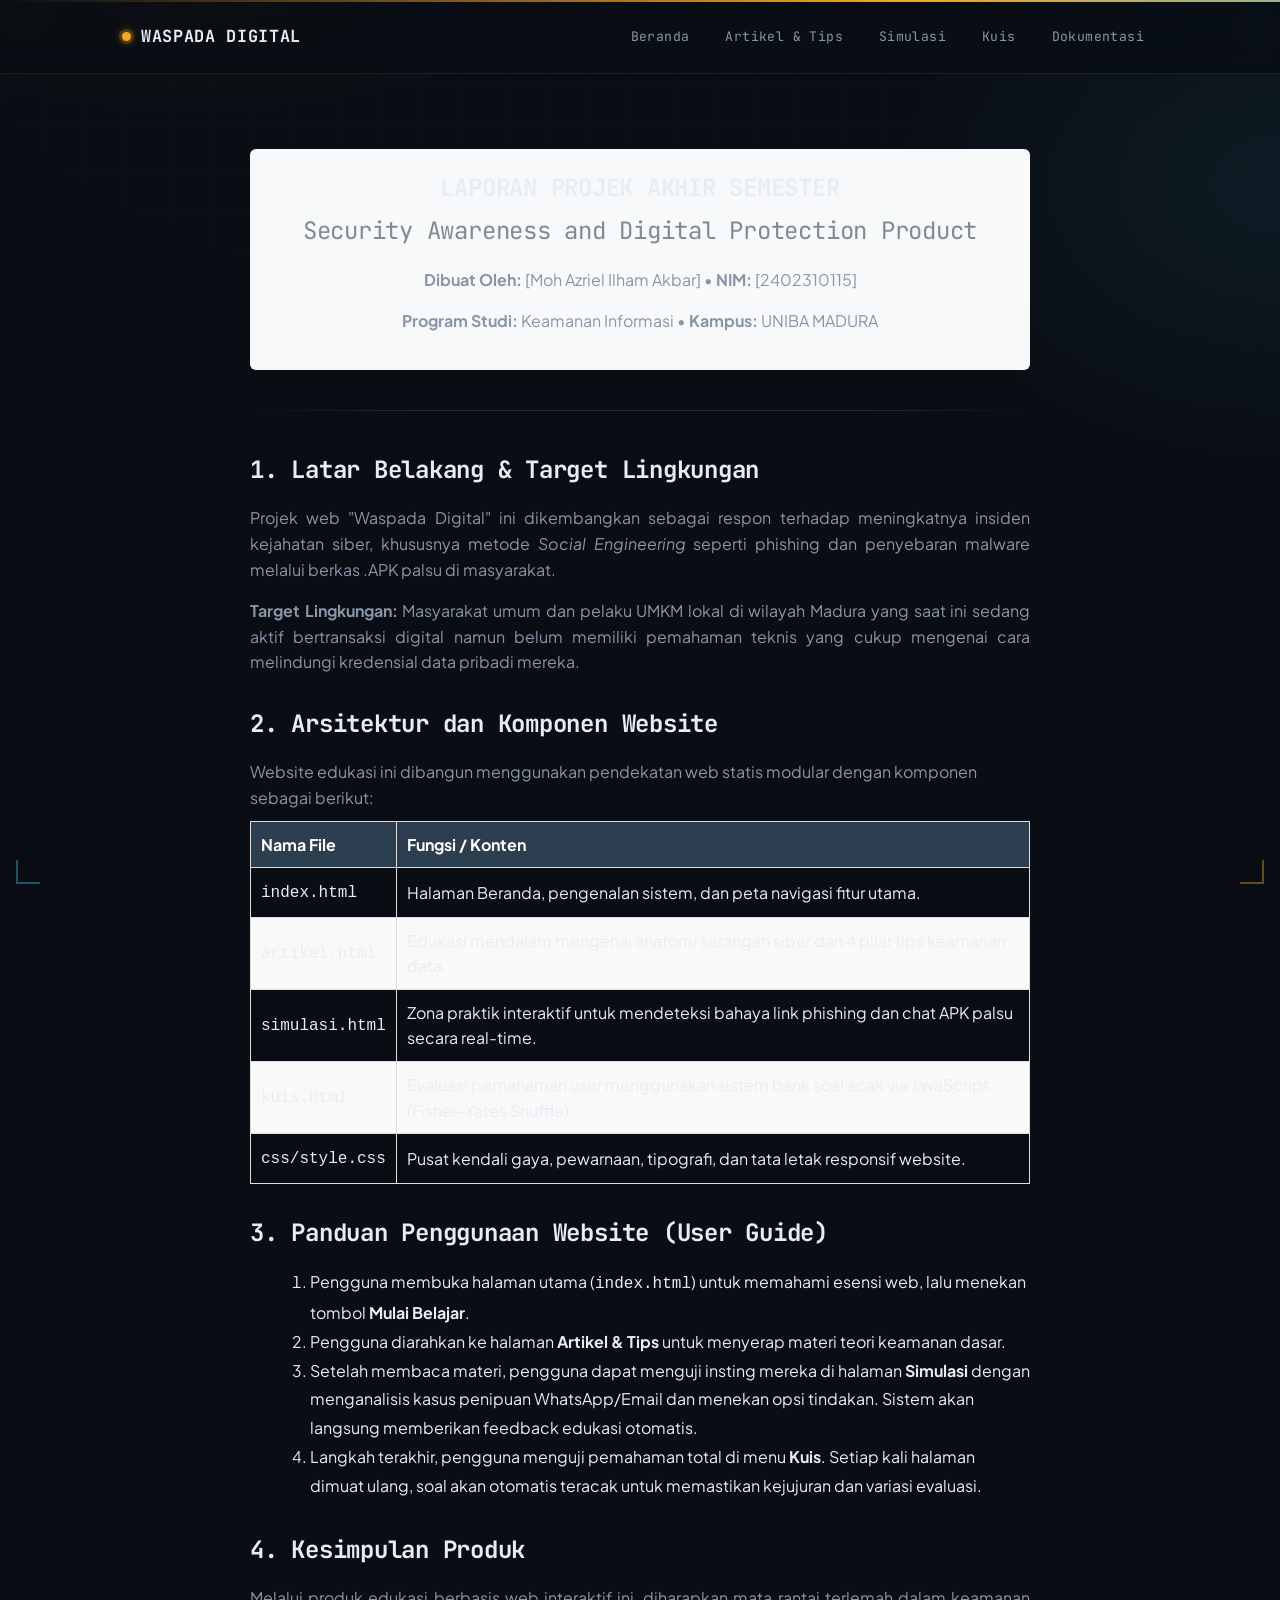
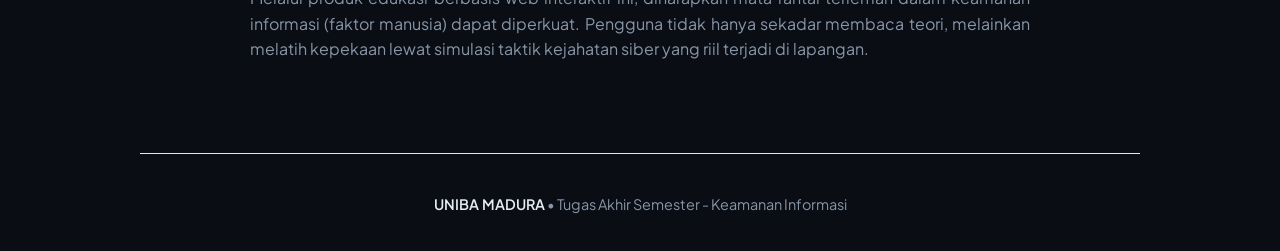
<file: dokumentasi.html>
<!DOCTYPE html>
<html lang="id">
<head>
    <meta charset="UTF-8">
    <meta name="viewport" content="width=device-width, initial-scale=1.0">
    <title>Dokumentasi Laporan UAS - UNIBA Madura</title>
    <link rel="stylesheet" href="css/style.css">
</head>
<body>

    <header>
    <div class="nav-container">
        <h2>Waspada Digital</h2>
        <nav>
            <a href="index.html">Beranda</a>
            <a href="artikel.html">Artikel & Tips</a>
            <a href="simulasi.html">Simulasi</a>
            <a href="kuis.html">Kuis</a>
            <a href="dokumentasi.html">Dokumentasi</a>
        </nav>
    </div>
</header>

    <main style="max-width: 850px; margin: 40px auto; padding: 35px; border-radius: 8px;">
        
        <section style="margin-bottom: 30px; text-align: center; background: #f8f9fa; padding: 20px; border-radius: 6px;">
            <h2 style="margin-bottom: 5px;">LAPORAN PROJEK AKHIR SEMESTER</h2>
            <h3 style="color: #7f8c8d; font-weight: normal; margin-bottom: 15px;">Security Awareness and Digital Protection Product</h3>
            <p><b>Dibuat Oleh:</b> [Moh Azriel Ilham Akbar] &bull; <b>NIM:</b> [2402310115]</p>
            <p><b>Program Studi:</b> Keamanan Informasi &bull; <b>Kampus:</b> UNIBA MADURA</p>
        </section>

        <hr>

        <section style="margin-bottom: 30px;">
            <h3>1. Latar Belakang & Target Lingkungan</h3>
            <p style="text-align: justify; margin-bottom: 10px;">
                Projek web "Waspada Digital" ini dikembangkan sebagai respon terhadap meningkatnya insiden kejahatan siber, khususnya metode <i>Social Engineering</i> seperti phishing dan penyebaran malware melalui berkas .APK palsu di masyarakat. 
            </p>
            <p style="text-align: justify;">
                <b>Target Lingkungan:</b> Masyarakat umum dan pelaku UMKM lokal di wilayah Madura yang saat ini sedang aktif bertransaksi digital namun belum memiliki pemahaman teknis yang cukup mengenai cara melindungi kredensial data pribadi mereka.
            </p>
        </section>

        <section style="margin-bottom: 30px;">
            <h3>2. Arsitektur dan Komponen Website</h3>
            <p style="margin-bottom: 10px;">Website edukasi ini dibangun menggunakan pendekatan web statis modular dengan komponen sebagai berikut:</p>
            <table style="width: 100%; border-collapse: collapse; margin-top: 10px;">
                <thead>
                    <tr style="background-color: #2c3e50; color: white;">
                        <th style="padding: 10px; border: 1px solid #ddd; text-align: left;">Nama File</th>
                        <th style="padding: 10px; border: 1px solid #ddd; text-align: left;">Fungsi / Konten</th>
                    </tr>
                </thead>
                <tbody>
                    <tr>
                        <td style="padding: 10px; border: 1px solid #ddd;"><code>index.html</code></td>
                        <td style="padding: 10px; border: 1px solid #ddd;">Halaman Beranda, pengenalan sistem, dan peta navigasi fitur utama.</td>
                    </tr>
                    <tr style="background-color: #f9f9f9;">
                        <td style="padding: 10px; border: 1px solid #ddd;"><code>artikel.html</code></td>
                        <td style="padding: 10px; border: 1px solid #ddd;">Edukasi mendalam mengenai anatomi serangan siber dan 4 pilar tips keamanan data.</td>
                    </tr>
                    <tr>
                        <td style="padding: 10px; border: 1px solid #ddd;"><code>simulasi.html</code></td>
                        <td style="padding: 10px; border: 1px solid #ddd;">Zona praktik interaktif untuk mendeteksi bahaya link phishing dan chat APK palsu secara real-time.</td>
                    </tr>
                    <tr style="background-color: #f9f9f9;">
                        <td style="padding: 10px; border: 1px solid #ddd;"><code>kuis.html</code></td>
                        <td style="padding: 10px; border: 1px solid #ddd;">Evaluasi pemahaman user menggunakan sistem bank soal acak via JavaScript (Fisher-Yates Shuffle).</td>
                    </tr>
                    <tr>
                        <td style="padding: 10px; border: 1px solid #ddd;"><code>css/style.css</code></td>
                        <td style="padding: 10px; border: 1px solid #ddd;">Pusat kendali gaya, pewarnaan, tipografi, dan tata letak responsif website.</td>
                    </tr>
                </tbody>
            </table>
        </section>

        <section style="margin-bottom: 30px;">
            <h3>3. Panduan Penggunaan Website (User Guide)</h3>
            <ol style="margin-left: 20px; line-height: 1.8;">
                <li>Pengguna membuka halaman utama (<code>index.html</code>) untuk memahami esensi web, lalu menekan tombol <b>Mulai Belajar</b>.</li>
                <li>Pengguna diarahkan ke halaman <b>Artikel & Tips</b> untuk menyerap materi teori keamanan dasar.</li>
                <li>Setelah membaca materi, pengguna dapat menguji insting mereka di halaman <b>Simulasi</b> dengan menganalisis kasus penipuan WhatsApp/Email dan menekan opsi tindakan. Sistem akan langsung memberikan feedback edukasi otomatis.</li>
                <li>Langkah terakhir, pengguna menguji pemahaman total di menu <b>Kuis</b>. Setiap kali halaman dimuat ulang, soal akan otomatis teracak untuk memastikan kejujuran dan variasi evaluasi.</li>
            </ol>
        </section>

        <section>
            <h3>4. Kesimpulan Produk</h3>
            <p style="text-align: justify;">
                Melalui produk edukasi berbasis web interaktif ini, diharapkan mata rantai terlemah dalam keamanan informasi (faktor manusia) dapat diperkuat. Pengguna tidak hanya sekadar membaca teori, melainkan melatih kepekaan lewat simulasi taktik kejahatan siber yang riil terjadi di lapangan.
            </p>
        </section>

    </main>

    <footer style="margin-top: 40px; padding: 25px; text-align: center; color: #7f8c8d; font-size: 0.9em; border-top: 1px solid #e2e8f0;">
        <p><b>UNIBA MADURA</b> &bull; Tugas Akhir Semester - Keamanan Informasi</p>
    </footer>

</body>
</html>
</file>
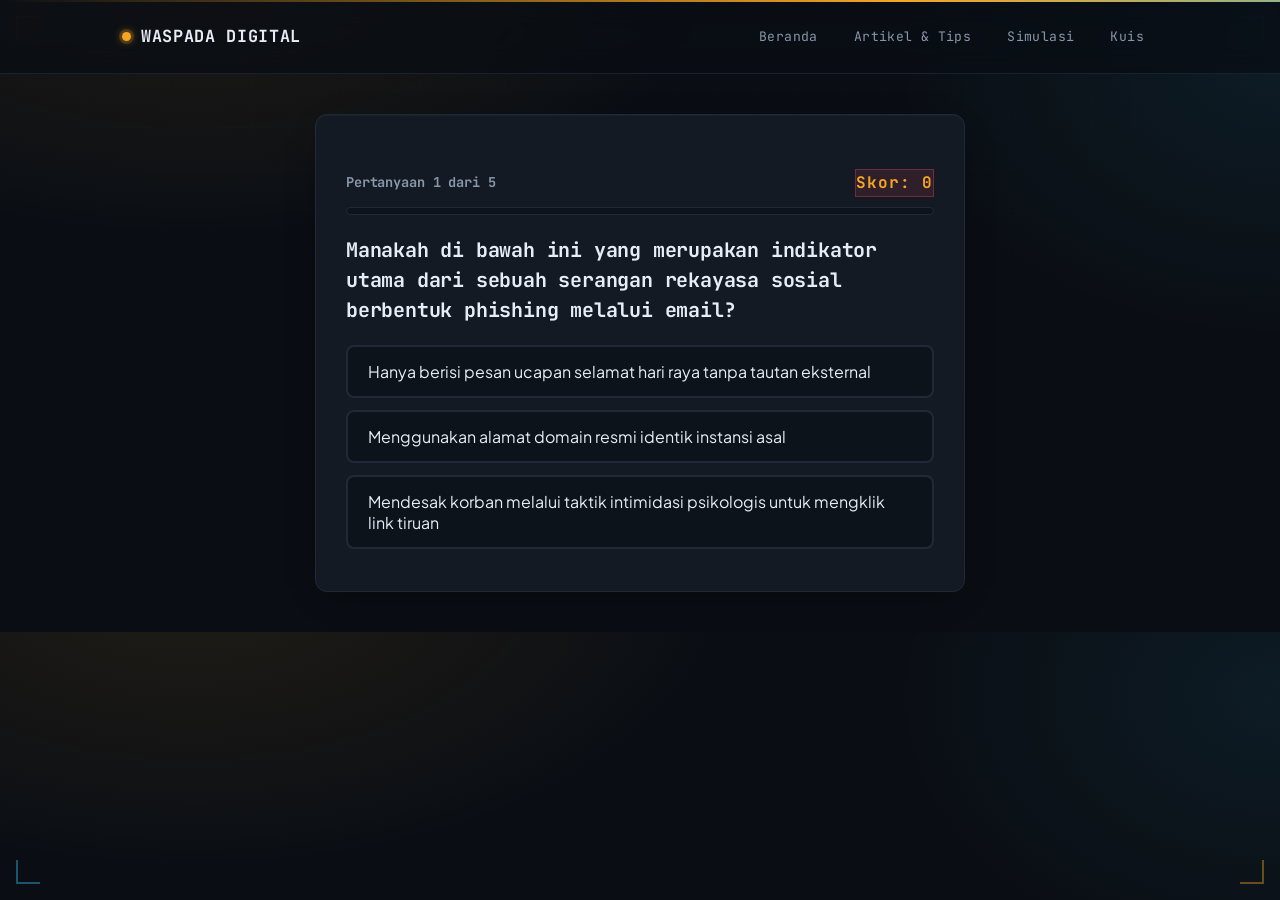
<file: kuis.html>
<!DOCTYPE html>
<html lang="id">
<head>
    <meta charset="UTF-8">
    <meta name="viewport" content="width=device-width, initial-scale=1.0">
    <title>Kuis Keamanan Informasi - UNIBA Madura</title>
        <style>
/* ====== Base site styles (embedded for guaranteed rendering) ====== */
/* ==========================================================================
   Waspada Digital — Security Awareness Platform
   Design language: Security Operations Center at night.
   Near-black backdrop, amber alert accent, cyan "signal" accent,
   monospace display type for a terminal/log-console feel.
   ========================================================================== */

@import url('https://fonts.googleapis.com/css2?family=JetBrains+Mono:wght@400;500;600;700;800&family=Plus+Jakarta+Sans:wght@400;500;600;700;800&display=swap');

:root {
  /* -- Color tokens -- */
  --bg: #0a0e14;
  --bg-elevated: #10151d;
  --bg-card: #131a24;
  --bg-soft: #0d131b;

  --text: #e7edf5;
  --text-muted: #8896a8;
  --text-faint: #5b6779;

  --primary: #f5a524;      /* amber — alert / signature accent */
  --primary-dim: #b9791a;
  --accent: #35c1ea;       /* cyan — "digital signal" */
  --danger: #ef4459;
  --success: #2fd47c;

  --border-color: #202938;
  --border-soft: #182130;

  --radius-sm: 6px;
  --radius-md: 12px;
  --radius-lg: 20px;

  --font-display: 'JetBrains Mono', ui-monospace, monospace;
  --font-body: 'Plus Jakarta Sans', -apple-system, BlinkMacSystemFont, 'Segoe UI', sans-serif;

  --shadow-glow: 0 0 0 1px rgba(245, 165, 36, 0.12), 0 12px 40px -12px rgba(0, 0, 0, 0.6);
  --shadow-card: 0 1px 0 rgba(255, 255, 255, 0.03) inset, 0 10px 30px -14px rgba(0, 0, 0, 0.7);

  /* aliases used by page-specific inline style blocks */
  --text-main: var(--text);
  --text-secondary: var(--text-muted);
}

@media (prefers-reduced-motion: reduce) {
  *, *::before, *::after {
    animation-duration: 0.001ms !important;
    animation-iteration-count: 1 !important;
    transition-duration: 0.001ms !important;
    scroll-behavior: auto !important;
  }
}

* { box-sizing: border-box; }

html { scroll-behavior: smooth; }

body {
  margin: 0;
  background:
    radial-gradient(ellipse 900px 500px at 15% -10%, rgba(245, 165, 36, 0.10), transparent 60%),
    radial-gradient(ellipse 700px 500px at 100% 10%, rgba(53, 193, 234, 0.08), transparent 55%),
    linear-gradient(var(--bg), var(--bg));
  background-color: var(--bg);
  color: var(--text);
  font-family: var(--font-body);
  font-size: 16px;
  line-height: 1.6;
  -webkit-font-smoothing: antialiased;
  position: relative;
}

/* faint circuit-grid texture */
body::before {
  content: "";
  position: fixed;
  inset: 0;
  pointer-events: none;
  z-index: 0;
  opacity: 0.35;
  background-image:
    linear-gradient(rgba(148, 163, 184, 0.045) 1px, transparent 1px),
    linear-gradient(90deg, rgba(148, 163, 184, 0.045) 1px, transparent 1px);
  background-size: 42px 42px;
  mask-image: radial-gradient(ellipse 90% 60% at 50% 0%, black 40%, transparent 100%);
}

/* HUD corner-bracket frame — the page's signature element, evokes a live
   monitoring console watching over the content */
body::after {
  content: "";
  position: fixed;
  inset: 16px;
  pointer-events: none;
  z-index: 3;
  opacity: 0.4;
  background-repeat: no-repeat;
  background-image:
    linear-gradient(var(--primary), var(--primary)), linear-gradient(var(--primary), var(--primary)),
    linear-gradient(var(--accent), var(--accent)),  linear-gradient(var(--accent), var(--accent)),
    linear-gradient(var(--accent), var(--accent)),  linear-gradient(var(--accent), var(--accent)),
    linear-gradient(var(--primary), var(--primary)), linear-gradient(var(--primary), var(--primary));
  background-size:
    24px 2px, 2px 24px,
    24px 2px, 2px 24px,
    24px 2px, 2px 24px,
    24px 2px, 2px 24px;
  background-position:
    top left, top left,
    top right, top right,
    bottom left, bottom left,
    bottom right, bottom right;
}

@media (max-width: 640px) {
  body::after { display: none; }
}

h1, h2, h3, h4, h5, h6 {
  font-family: var(--font-display);
  font-weight: 700;
  letter-spacing: -0.01em;
  color: var(--text);
  margin: 0 0 0.5em 0;
}

p { color: var(--text-muted); }

a { color: var(--accent); }

a:focus-visible,
button:focus-visible,
input:focus-visible {
  outline: 2px solid var(--primary);
  outline-offset: 3px;
  border-radius: 4px;
}

hr {
  border: none;
  height: 1px;
  margin: 40px 0;
  background: linear-gradient(90deg, transparent, var(--border-color) 20%, var(--border-color) 80%, transparent);
}

/* ==========================================================================
   Header / Nav
   ========================================================================== */

header {
  position: sticky;
  top: 0;
  z-index: 100;
  background: rgba(10, 14, 20, 0.78);
  backdrop-filter: blur(14px) saturate(140%);
  -webkit-backdrop-filter: blur(14px) saturate(140%);
  border-bottom: 1px solid var(--border-soft);
  overflow: hidden;
}

header::before {
  content: "";
  position: absolute;
  top: 0; left: 0; right: 0;
  height: 2px;
  background: linear-gradient(90deg, transparent, var(--primary) 35%, var(--accent) 65%, transparent);
  background-size: 200% 100%;
  animation: scan-sweep 7s linear infinite;
}

@keyframes scan-sweep {
  0% { background-position: 160% 0; }
  100% { background-position: -60% 0; }
}

.nav-container {
  max-width: 1100px;
  margin: 0 auto;
  padding: 18px 32px;
  display: flex;
  align-items: center;
  justify-content: space-between;
  gap: 24px;
  flex-wrap: wrap;
}

header h2 {
  font-size: 1.05rem;
  letter-spacing: 0.04em;
  text-transform: uppercase;
  margin: 0;
  display: flex;
  align-items: center;
  gap: 10px;
}

header h2::before {
  content: "";
  width: 9px;
  height: 9px;
  border-radius: 50%;
  background: var(--primary);
  box-shadow: 0 0 0 3px rgba(245, 165, 36, 0.18), 0 0 10px rgba(245, 165, 36, 0.7);
  flex-shrink: 0;
}

nav {
  display: flex;
  gap: 8px;
  flex-wrap: wrap;
}

nav a {
  color: var(--text-muted);
  text-decoration: none;
  font-family: var(--font-display);
  font-size: 0.82rem;
  letter-spacing: 0.03em;
  padding: 8px 14px;
  border-radius: var(--radius-sm);
  transition: color 0.18s ease, background-color 0.18s ease;
}

nav a:hover { color: var(--text); background: rgba(255, 255, 255, 0.04); }

nav a.active {
  color: var(--bg);
  background: var(--primary);
  font-weight: 700;
}

/* ==========================================================================
   Main / Hero
   ========================================================================== */

main {
  position: relative;
  z-index: 1;
  max-width: 1000px;
  margin: 0 auto;
  padding: 50px;
}

main > div:first-child {
  padding-top: 24px;
}

main > div:first-child span {
  background: rgba(239, 68, 89, 0.12) !important;
  color: #ff8a9a !important;
  border: 1px solid rgba(239, 68, 89, 0.35);
  font-family: var(--font-display) !important;
  letter-spacing: 0.06em;
  animation: pulse-badge 2.4s ease-in-out infinite;
}

@keyframes pulse-badge {
  0%, 100% { box-shadow: 0 0 0 0 rgba(239, 68, 89, 0.25); }
  50% { box-shadow: 0 0 0 6px rgba(239, 68, 89, 0); }
}

main h1 {
  font-size: 2.65rem;
  font-weight: 800;
  background: linear-gradient(135deg, #fff 20%, var(--primary) 75%, var(--accent) 120%);
  -webkit-background-clip: text;
  background-clip: text;
  -webkit-text-fill-color: transparent;
  text-shadow: 0 0 60px rgba(245, 165, 36, 0.15);
}

main > div:first-child > p {
  font-family: var(--font-body);
  color: var(--text-muted) !important;
}

.btn {
  display: inline-flex;
  align-items: center;
  gap: 8px;
  background: linear-gradient(135deg, var(--primary), var(--primary-dim));
  color: #16110a !important;
  text-decoration: none;
  font-family: var(--font-display);
  font-weight: 700;
  letter-spacing: 0.02em;
  border-radius: var(--radius-sm);
  box-shadow: 0 10px 30px -8px rgba(245, 165, 36, 0.45);
  transition: transform 0.18s ease, box-shadow 0.18s ease, filter 0.18s ease;
  animation: btn-glow 2.8s ease-in-out infinite;
}

@keyframes btn-glow {
  0%, 100% { box-shadow: 0 10px 30px -8px rgba(245, 165, 36, 0.45), 0 0 0 0 rgba(245, 165, 36, 0.25); }
  50% { box-shadow: 0 10px 30px -8px rgba(245, 165, 36, 0.45), 0 0 24px 4px rgba(245, 165, 36, 0.2); }
}

.btn:hover {
  transform: translateY(-2px);
  filter: brightness(1.06);
  box-shadow: 0 14px 36px -8px rgba(245, 165, 36, 0.6);
}

.btn:active { transform: translateY(0); }

/* ==========================================================================
   Stat tiles (inline-styled grid — themed via variables + selector overrides)
   ========================================================================== */

main > div[style*="grid-template-columns"] > div {
  background: linear-gradient(180deg, var(--bg-card), var(--bg-soft)) !important;
  border: 1px solid var(--border-color) !important;
  border-radius: var(--radius-md) !important;
  box-shadow: var(--shadow-card);
  transition: transform 0.2s ease, border-color 0.2s ease;
  position: relative;
  overflow: hidden;
}

main > div[style*="grid-template-columns"] > div::before {
  content: "";
  position: absolute;
  top: 0; left: 0; right: 0;
  height: 2px;
  background: linear-gradient(90deg, var(--primary), var(--accent));
  opacity: 0.7;
}

main > div[style*="grid-template-columns"] > div:hover {
  transform: translateY(-3px);
  border-color: rgba(245, 165, 36, 0.35) !important;
}

main > div[style*="grid-template-columns"] h2 {
  font-size: 2.1rem !important;
  font-family: var(--font-display);
}

main > div[style*="grid-template-columns"] p {
  color: var(--text-muted) !important;
  letter-spacing: 0.02em;
}

/* section intro (Alur Laboratorium) */
h3 { font-size: 1.5rem; }

main > p[style*="text-align: center"] {
  color: var(--text-muted) !important;
}

/* ==========================================================================
   Feature cards
   ========================================================================== */

.features-grid {
  display: grid;
  grid-template-columns: repeat(auto-fit, minmax(220px, 1fr));
  gap: 20px;
}

.card {
  background: var(--bg-card);
  border: 1px solid var(--border-color);
  border-radius: var(--radius-md);
  padding: 26px 24px 24px;
  box-shadow: var(--shadow-card);
  transition: transform 0.22s ease, box-shadow 0.22s ease, border-color 0.22s ease;
  position: relative;
  isolation: isolate;
}

.card::before {
  content: "";
  position: absolute;
  inset: -1px;
  border-radius: inherit;
  padding: 1px;
  background: linear-gradient(135deg, var(--primary), var(--accent));
  -webkit-mask: linear-gradient(#000 0 0) content-box, linear-gradient(#000 0 0);
  -webkit-mask-composite: xor;
  mask-composite: exclude;
  opacity: 0;
  transition: opacity 0.25s ease;
  z-index: -1;
  pointer-events: none;
}

.card:hover::before { opacity: 1; }

.card:hover {
  transform: translateY(-5px);
  box-shadow: 0 24px 50px -18px rgba(0, 0, 0, 0.8), 0 0 30px -10px rgba(245, 165, 36, 0.25);
  border-color: rgba(255, 255, 255, 0.14);
}

.card h4 {
  font-family: var(--font-display);
  font-size: 1.05rem !important;
}

.card p {
  color: var(--text-muted) !important;
  line-height: 1.65;
}

.card a {
  display: inline-flex;
  align-items: center;
  gap: 4px;
  font-family: var(--font-display);
  transition: gap 0.18s ease;
}

.card a:hover { gap: 8px; }

/* ==========================================================================
   Footer
   ========================================================================== */

footer {
  max-width: 1000px;
  margin: 20px auto 0;
  padding: 40px 32px 56px;
  text-align: center;
  border-top: 1px solid var(--border-soft);
  position: relative;
  z-index: 1;
}

footer p { color: var(--text-muted); }

footer p b { color: var(--text); font-weight: 600; }

footer p[style*="color: var(--primary)"] {
  color: var(--primary) !important;
  font-family: var(--font-display);
}

footer p[style*="letter-spacing: 1px"] {
  font-family: var(--font-display) !important;
  color: var(--text) !important;
  font-size: 0.95rem;
}

/* ==========================================================================
   AI Chat Widget
   ========================================================================== */

#ai-chat-widget { font-family: var(--font-body) !important; }

#chat-toggle-btn {
  background: linear-gradient(135deg, var(--primary), #d9820f) !important;
  box-shadow: 0 10px 28px -6px rgba(245, 165, 36, 0.55), 0 0 0 0 rgba(245, 165, 36, 0.5) !important;
  animation: chat-pulse 2.6s ease-in-out infinite;
  transition: transform 0.18s ease;
}

#chat-toggle-btn:hover { transform: scale(1.06); }

@keyframes chat-pulse {
  0%, 100% { box-shadow: 0 10px 28px -6px rgba(245, 165, 36, 0.55), 0 0 0 0 rgba(245, 165, 36, 0.35); }
  50% { box-shadow: 0 10px 28px -6px rgba(245, 165, 36, 0.55), 0 0 0 9px rgba(245, 165, 36, 0); }
}

#chat-window {
  background: var(--bg-elevated) !important;
  border: 1px solid var(--border-color) !important;
  box-shadow: 0 24px 60px -16px rgba(0, 0, 0, 0.85) !important;
}

#chat-window > div:first-child {
  background: linear-gradient(135deg, #0d1117, #151b26) !important;
  border-bottom: 1px solid var(--border-color);
}

#chat-window > div:first-child p {
  color: var(--success) !important;
}

#chat-box {
  background: var(--bg-soft) !important;
  scrollbar-width: thin;
  scrollbar-color: var(--border-color) transparent;
}

#chat-box::-webkit-scrollbar { width: 6px; }
#chat-box::-webkit-scrollbar-thumb { background: var(--border-color); border-radius: 3px; }

#chat-box > div {
  background: var(--bg-card) !important;
  color: var(--text) !important;
  border: 1px solid var(--border-soft);
}

#chat-input {
  background: var(--bg-soft) !important;
  border: 1px solid var(--border-color) !important;
  color: var(--text) !important;
}

#chat-input::placeholder { color: var(--text-faint); }

#chat-window > div:last-child {
  background: var(--bg-elevated) !important;
  border-top: 1px solid var(--border-color) !important;
}

#chat-window button:not(#chat-toggle-btn):last-child,
#chat-window > div:last-child button {
  background: var(--primary) !important;
  color: #16110a !important;
}

/* ==========================================================================
   Responsive
   ========================================================================== */

@media (max-width: 640px) {
  main { padding: 32px 20px !important; }
  main h1 { font-size: 1.85rem !important; }
  .nav-container { padding: 14px 20px; }
  footer { padding: 32px 20px 44px; }
  #chat-window { width: 90vw !important; right: -10px !important; }
}

/* ====== Page-specific styles ====== */

        /* Style tambahan khusus kuis agar lebih proper */
        main {
            background: var(--bg-card);
            border: 1px solid var(--border-color);
            box-shadow: var(--shadow-card);
        }

        .progress-bar {
            width: 100%;
            background-color: var(--bg-soft);
            border: 1px solid var(--border-color);
            height: 8px;
            border-radius: 4px;
            margin-bottom: 20px;
            overflow: hidden;
        }
        .progress-fill {
            height: 100%;
            background: linear-gradient(90deg, var(--primary), var(--accent));
            width: 0%;
            transition: width 0.3s ease;
        }
        .option-btn {
            display: block;
            width: 100%;
            padding: 14px 20px;
            margin: 12px 0;
            background: var(--bg-soft);
            border: 2px solid var(--border-color);
            border-radius: 8px;
            text-align: left;
            font-size: 1rem;
            color: var(--text);
            font-family: var(--font-body);
            cursor: pointer;
            transition: all 0.2s ease;
        }
        .option-btn:hover:not([disabled]) {
            background: var(--bg-elevated);
            border-color: var(--primary);
            transform: translateX(2px);
        }
        .option-btn[disabled] {
            cursor: default;
        }
        /* Kelas status jawaban */
        .correct {
            background-color: rgba(47, 212, 124, 0.14) !important;
            border-color: var(--success) !important;
            color: #b7f5d3 !important;
        }
        .wrong {
            background-color: rgba(239, 68, 89, 0.14) !important;
            border-color: var(--danger) !important;
            color: #ffc3cc !important;
        }

        /* Elemen inline khusus halaman ini */
        #quiz-progress-text {
            color: var(--text-muted) !important;
            font-family: var(--font-display);
            font-size: 0.85rem !important;
        }
        #live-score {
            color: var(--primary) !important;
            font-family: var(--font-display);
        }
        #question-text {
            color: var(--text) !important;
        }
        #next-btn {
            background: linear-gradient(135deg, var(--primary), var(--primary-dim)) !important;
            color: #16110a !important;
            font-family: var(--font-display);
            font-weight: 700;
            border: none;
            transition: transform 0.18s ease, filter 0.18s ease;
        }
        #next-btn:hover {
            transform: translateY(-2px);
            filter: brightness(1.06);
        }
        #result-box h2 {
            color: var(--text) !important;
        }
        #result-box > div {
            background: var(--bg-soft) !important;
            border: 1px solid var(--border-color);
            position: relative;
        }
        #final-score {
            color: var(--success) !important;
            text-shadow: 0 0 30px rgba(47, 212, 124, 0.35);
            display: inline-block;
            padding: 6px 26px;
            border-radius: 999px;
            animation: score-ring 2.2s ease-in-out infinite;
        }
        @keyframes score-ring {
            0%, 100% { box-shadow: 0 0 0 0 rgba(47, 212, 124, 0.18); }
            50% { box-shadow: 0 0 0 12px rgba(47, 212, 124, 0); }
        }
        #evaluation-text {
            color: var(--text-muted) !important;
        }
        #result-box > button {
            background: linear-gradient(135deg, var(--accent), #1a93b8) !important;
            color: #06222c !important;
            font-family: var(--font-display);
            border: none;
            transition: transform 0.18s ease, filter 0.18s ease;
        }
        #result-box > button:hover {
            transform: translateY(-2px);
            filter: brightness(1.08);
        }
    </style>
</head>
<body>

    <header>
    <div class="nav-container">
        <h2>Waspada Digital</h2>
        <nav>
            <a href="index.html">Beranda</a>
            <a href="artikel.html">Artikel & Tips</a>
            <a href="simulasi.html">Simulasi</a>
            <a href="kuis.html">Kuis</a>
            
        </nav>
    </div>
</header>

    <main style="max-width: 650px; margin: 40px auto; padding: 30px; border-radius: 12px;">
        
        <!-- Wadah Utama Kuis -->
        <div id="quiz-box">
            <div style="display: flex; justify-content: space-between; align-items: center; margin-bottom: 10px;">
                <h4 style="color: #7f8c8d; margin: 0;" id="quiz-progress-text">Pertanyaan 0 dari 0</h4>
                <span id="live-score" style="font-weight: bold; color: #2c3e50;">Skor: 0</span>
            </div>
            
            <!-- Progress Bar -->
            <div class="progress-bar">
                <div id="progress-fill" class="progress-fill"></div>
            </div>

            <h3 id="question-text" style="font-size: 1.25rem; line-height: 1.5; margin-bottom: 20px;">Memuat pertanyaan...</h3>
            
            <div id="options-container">
                <!-- Pilihan Ganda Muncul Di Sini -->
            </div>

            <!-- Tombol Navigasi Kuis -->
            <button id="next-btn" style="display: none; margin-top: 20px; background-color: #2c3e50; color: white; padding: 12px 30px; border-radius: 6px; float: right; cursor: pointer;">
                Selanjutnya &rarr;
            </button>
            <div style="clear: both;"></div>
        </div>

        <!-- Wadah Skor Akhir (Awalnya tersembunyi) -->
        <div id="result-box" style="display: none; text-align: center; padding: 20px 0;">
            <h2 style="font-size: 2rem; color: #2c3e50; margin-bottom: 10px;">Kuis Selesai! 🎉</h2>
            <div style="background: #f8f9fa; padding: 30px; border-radius: 8px; margin: 20px 0;">
                <p style="font-size: 1.2rem; margin-bottom: 5px;">Skor Akhir Anda:</p>
                <h1 id="final-score" style="font-size: 3.5rem; color: #27ae60; margin-bottom: 15px;">0</h1>
                <p id="evaluation-text" style="color: #555; font-weight: 500; line-height: 1.6;"></p>
            </div>
            <button onclick="location.reload()" style="background-color: #3498db; color: white; padding: 12px 25px; border-radius: 6px; font-weight: bold; cursor: pointer;">
                Ulangi Kuis (Acak Lagi)
            </button>
        </div>

    </main>

    <script src="js/kuis.js"></script>
</body>
</html>
</file>
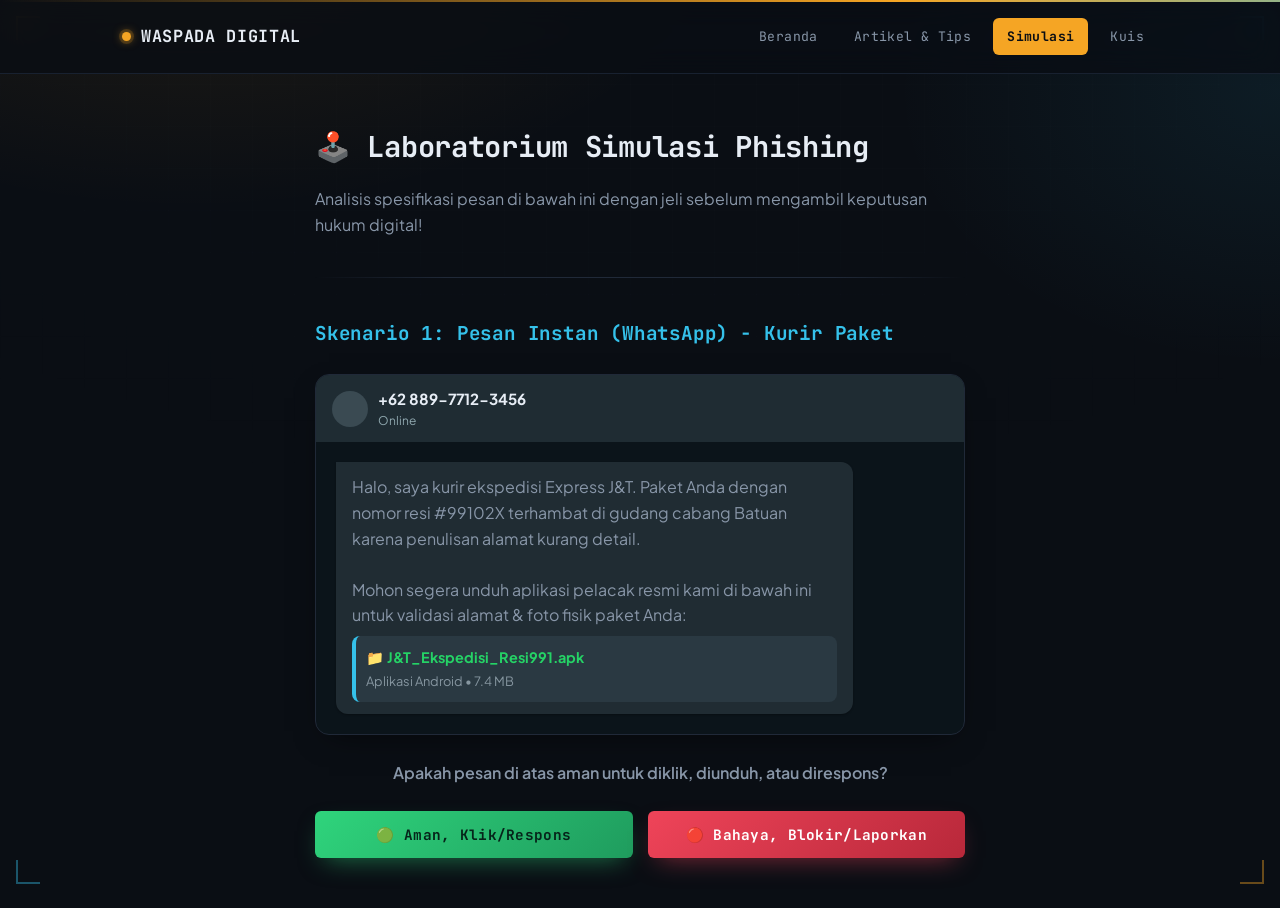
<file: simulasi.html>
<!DOCTYPE html>
<html lang="id">
<head>
    <meta charset="UTF-8">
    <meta name="viewport" content="width=device-width, initial-scale=1.0">
    <title>Simulasi Phishing - Keamanan Digital</title>
        <style>
/* ====== Base site styles (embedded for guaranteed rendering) ====== */
/* ==========================================================================
   Waspada Digital — Security Awareness Platform
   Design language: Security Operations Center at night.
   Near-black backdrop, amber alert accent, cyan "signal" accent,
   monospace display type for a terminal/log-console feel.
   ========================================================================== */

@import url('https://fonts.googleapis.com/css2?family=JetBrains+Mono:wght@400;500;600;700;800&family=Plus+Jakarta+Sans:wght@400;500;600;700;800&display=swap');

:root {
  /* -- Color tokens -- */
  --bg: #0a0e14;
  --bg-elevated: #10151d;
  --bg-card: #131a24;
  --bg-soft: #0d131b;

  --text: #e7edf5;
  --text-muted: #8896a8;
  --text-faint: #5b6779;

  --primary: #f5a524;      /* amber — alert / signature accent */
  --primary-dim: #b9791a;
  --accent: #35c1ea;       /* cyan — "digital signal" */
  --danger: #ef4459;
  --success: #2fd47c;

  --border-color: #202938;
  --border-soft: #182130;

  --radius-sm: 6px;
  --radius-md: 12px;
  --radius-lg: 20px;

  --font-display: 'JetBrains Mono', ui-monospace, monospace;
  --font-body: 'Plus Jakarta Sans', -apple-system, BlinkMacSystemFont, 'Segoe UI', sans-serif;

  --shadow-glow: 0 0 0 1px rgba(245, 165, 36, 0.12), 0 12px 40px -12px rgba(0, 0, 0, 0.6);
  --shadow-card: 0 1px 0 rgba(255, 255, 255, 0.03) inset, 0 10px 30px -14px rgba(0, 0, 0, 0.7);

  /* aliases used by page-specific inline style blocks */
  --text-main: var(--text);
  --text-secondary: var(--text-muted);
}

@media (prefers-reduced-motion: reduce) {
  *, *::before, *::after {
    animation-duration: 0.001ms !important;
    animation-iteration-count: 1 !important;
    transition-duration: 0.001ms !important;
    scroll-behavior: auto !important;
  }
}

* { box-sizing: border-box; }

html { scroll-behavior: smooth; }

button {
  font-family: var(--font-body);
  font-size: 0.95rem;
  border: none;
  cursor: pointer;
  border-radius: var(--radius-sm);
  color: var(--text);
  background: var(--bg-elevated);
  padding: 10px 18px;
  transition: transform 0.15s ease, filter 0.15s ease, box-shadow 0.15s ease;
}

button:hover:not(:disabled) { filter: brightness(1.08); }
button:active:not(:disabled) { transform: translateY(1px); }
button:disabled { cursor: default; opacity: 0.65; }

body {
  margin: 0;
  background:
    radial-gradient(ellipse 900px 500px at 15% -10%, rgba(245, 165, 36, 0.10), transparent 60%),
    radial-gradient(ellipse 700px 500px at 100% 10%, rgba(53, 193, 234, 0.08), transparent 55%),
    linear-gradient(var(--bg), var(--bg));
  background-color: var(--bg);
  color: var(--text);
  font-family: var(--font-body);
  font-size: 16px;
  line-height: 1.6;
  -webkit-font-smoothing: antialiased;
  position: relative;
}

/* faint circuit-grid texture */
body::before {
  content: "";
  position: fixed;
  inset: 0;
  pointer-events: none;
  z-index: 0;
  opacity: 0.35;
  background-image:
    linear-gradient(rgba(148, 163, 184, 0.045) 1px, transparent 1px),
    linear-gradient(90deg, rgba(148, 163, 184, 0.045) 1px, transparent 1px);
  background-size: 42px 42px;
  mask-image: radial-gradient(ellipse 90% 60% at 50% 0%, black 40%, transparent 100%);
}

/* HUD corner-bracket frame — the page's signature element, evokes a live
   monitoring console watching over the content */
body::after {
  content: "";
  position: fixed;
  inset: 16px;
  pointer-events: none;
  z-index: 3;
  opacity: 0.4;
  background-repeat: no-repeat;
  background-image:
    linear-gradient(var(--primary), var(--primary)), linear-gradient(var(--primary), var(--primary)),
    linear-gradient(var(--accent), var(--accent)),  linear-gradient(var(--accent), var(--accent)),
    linear-gradient(var(--accent), var(--accent)),  linear-gradient(var(--accent), var(--accent)),
    linear-gradient(var(--primary), var(--primary)), linear-gradient(var(--primary), var(--primary));
  background-size:
    24px 2px, 2px 24px,
    24px 2px, 2px 24px,
    24px 2px, 2px 24px,
    24px 2px, 2px 24px;
  background-position:
    top left, top left,
    top right, top right,
    bottom left, bottom left,
    bottom right, bottom right;
}

@media (max-width: 640px) {
  body::after { display: none; }
}

h1, h2, h3, h4, h5, h6 {
  font-family: var(--font-display);
  font-weight: 700;
  letter-spacing: -0.01em;
  color: var(--text);
  margin: 0 0 0.5em 0;
}

p { color: var(--text-muted); }

a { color: var(--accent); }

a:focus-visible,
button:focus-visible,
input:focus-visible {
  outline: 2px solid var(--primary);
  outline-offset: 3px;
  border-radius: 4px;
}

hr {
  border: none;
  height: 1px;
  margin: 40px 0;
  background: linear-gradient(90deg, transparent, var(--border-color) 20%, var(--border-color) 80%, transparent);
}

/* ==========================================================================
   Header / Nav
   ========================================================================== */

header {
  position: sticky;
  top: 0;
  z-index: 100;
  background: rgba(10, 14, 20, 0.78);
  backdrop-filter: blur(14px) saturate(140%);
  -webkit-backdrop-filter: blur(14px) saturate(140%);
  border-bottom: 1px solid var(--border-soft);
  overflow: hidden;
}

header::before {
  content: "";
  position: absolute;
  top: 0; left: 0; right: 0;
  height: 2px;
  background: linear-gradient(90deg, transparent, var(--primary) 35%, var(--accent) 65%, transparent);
  background-size: 200% 100%;
  animation: scan-sweep 7s linear infinite;
}

@keyframes scan-sweep {
  0% { background-position: 160% 0; }
  100% { background-position: -60% 0; }
}

.nav-container {
  max-width: 1100px;
  margin: 0 auto;
  padding: 18px 32px;
  display: flex;
  align-items: center;
  justify-content: space-between;
  gap: 24px;
  flex-wrap: wrap;
}

header h2 {
  font-size: 1.05rem;
  letter-spacing: 0.04em;
  text-transform: uppercase;
  margin: 0;
  display: flex;
  align-items: center;
  gap: 10px;
}

header h2::before {
  content: "";
  width: 9px;
  height: 9px;
  border-radius: 50%;
  background: var(--primary);
  box-shadow: 0 0 0 3px rgba(245, 165, 36, 0.18), 0 0 10px rgba(245, 165, 36, 0.7);
  flex-shrink: 0;
}

nav {
  display: flex;
  gap: 8px;
  flex-wrap: wrap;
}

nav a {
  color: var(--text-muted);
  text-decoration: none;
  font-family: var(--font-display);
  font-size: 0.82rem;
  letter-spacing: 0.03em;
  padding: 8px 14px;
  border-radius: var(--radius-sm);
  transition: color 0.18s ease, background-color 0.18s ease;
}

nav a:hover { color: var(--text); background: rgba(255, 255, 255, 0.04); }

nav a.active {
  color: var(--bg);
  background: var(--primary);
  font-weight: 700;
}

/* ==========================================================================
   Main / Hero
   ========================================================================== */

main {
  position: relative;
  z-index: 1;
  max-width: 1000px;
  margin: 0 auto;
  padding: 50px;
}

main > div:first-child {
  padding-top: 24px;
}

main > div:first-child span {
  background: rgba(239, 68, 89, 0.12) !important;
  color: #ff8a9a !important;
  border: 1px solid rgba(239, 68, 89, 0.35);
  font-family: var(--font-display) !important;
  letter-spacing: 0.06em;
  animation: pulse-badge 2.4s ease-in-out infinite;
}

@keyframes pulse-badge {
  0%, 100% { box-shadow: 0 0 0 0 rgba(239, 68, 89, 0.25); }
  50% { box-shadow: 0 0 0 6px rgba(239, 68, 89, 0); }
}

main h1 {
  font-size: 2.65rem;
  font-weight: 800;
  background: linear-gradient(135deg, #fff 20%, var(--primary) 75%, var(--accent) 120%);
  -webkit-background-clip: text;
  background-clip: text;
  -webkit-text-fill-color: transparent;
  text-shadow: 0 0 60px rgba(245, 165, 36, 0.15);
}

main > div:first-child > p {
  font-family: var(--font-body);
  color: var(--text-muted) !important;
}

.btn {
  display: inline-flex;
  align-items: center;
  gap: 8px;
  background: linear-gradient(135deg, var(--primary), var(--primary-dim));
  color: #16110a !important;
  text-decoration: none;
  font-family: var(--font-display);
  font-weight: 700;
  letter-spacing: 0.02em;
  border-radius: var(--radius-sm);
  box-shadow: 0 10px 30px -8px rgba(245, 165, 36, 0.45);
  transition: transform 0.18s ease, box-shadow 0.18s ease, filter 0.18s ease;
  animation: btn-glow 2.8s ease-in-out infinite;
}

@keyframes btn-glow {
  0%, 100% { box-shadow: 0 10px 30px -8px rgba(245, 165, 36, 0.45), 0 0 0 0 rgba(245, 165, 36, 0.25); }
  50% { box-shadow: 0 10px 30px -8px rgba(245, 165, 36, 0.45), 0 0 24px 4px rgba(245, 165, 36, 0.2); }
}

.btn:hover {
  transform: translateY(-2px);
  filter: brightness(1.06);
  box-shadow: 0 14px 36px -8px rgba(245, 165, 36, 0.6);
}

.btn:active { transform: translateY(0); }

/* ==========================================================================
   Stat tiles (inline-styled grid — themed via variables + selector overrides)
   ========================================================================== */

main > div[style*="grid-template-columns"] > div {
  background: linear-gradient(180deg, var(--bg-card), var(--bg-soft)) !important;
  border: 1px solid var(--border-color) !important;
  border-radius: var(--radius-md) !important;
  box-shadow: var(--shadow-card);
  transition: transform 0.2s ease, border-color 0.2s ease;
  position: relative;
  overflow: hidden;
}

main > div[style*="grid-template-columns"] > div::before {
  content: "";
  position: absolute;
  top: 0; left: 0; right: 0;
  height: 2px;
  background: linear-gradient(90deg, var(--primary), var(--accent));
  opacity: 0.7;
}

main > div[style*="grid-template-columns"] > div:hover {
  transform: translateY(-3px);
  border-color: rgba(245, 165, 36, 0.35) !important;
}

main > div[style*="grid-template-columns"] h2 {
  font-size: 2.1rem !important;
  font-family: var(--font-display);
}

main > div[style*="grid-template-columns"] p {
  color: var(--text-muted) !important;
  letter-spacing: 0.02em;
}

/* section intro (Alur Laboratorium) */
h3 { font-size: 1.5rem; }

main > p[style*="text-align: center"] {
  color: var(--text-muted) !important;
}

/* ==========================================================================
   Feature cards
   ========================================================================== */

.features-grid {
  display: grid;
  grid-template-columns: repeat(auto-fit, minmax(220px, 1fr));
  gap: 20px;
}

.card {
  background: var(--bg-card);
  border: 1px solid var(--border-color);
  border-radius: var(--radius-md);
  padding: 26px 24px 24px;
  box-shadow: var(--shadow-card);
  transition: transform 0.22s ease, box-shadow 0.22s ease, border-color 0.22s ease;
  position: relative;
  isolation: isolate;
}

.card::before {
  content: "";
  position: absolute;
  inset: -1px;
  border-radius: inherit;
  padding: 1px;
  background: linear-gradient(135deg, var(--primary), var(--accent));
  -webkit-mask: linear-gradient(#000 0 0) content-box, linear-gradient(#000 0 0);
  -webkit-mask-composite: xor;
  mask-composite: exclude;
  opacity: 0;
  transition: opacity 0.25s ease;
  z-index: -1;
  pointer-events: none;
}

.card:hover::before { opacity: 1; }

.card:hover {
  transform: translateY(-5px);
  box-shadow: 0 24px 50px -18px rgba(0, 0, 0, 0.8), 0 0 30px -10px rgba(245, 165, 36, 0.25);
  border-color: rgba(255, 255, 255, 0.14);
}

.card h4 {
  font-family: var(--font-display);
  font-size: 1.05rem !important;
}

.card p {
  color: var(--text-muted) !important;
  line-height: 1.65;
}

.card a {
  display: inline-flex;
  align-items: center;
  gap: 4px;
  font-family: var(--font-display);
  transition: gap 0.18s ease;
}

.card a:hover { gap: 8px; }

/* ==========================================================================
   Footer
   ========================================================================== */

footer {
  max-width: 1000px;
  margin: 20px auto 0;
  padding: 40px 32px 56px;
  text-align: center;
  border-top: 1px solid var(--border-soft);
  position: relative;
  z-index: 1;
}

footer p { color: var(--text-muted); }

footer p b { color: var(--text); font-weight: 600; }

footer p[style*="color: var(--primary)"] {
  color: var(--primary) !important;
  font-family: var(--font-display);
}

footer p[style*="letter-spacing: 1px"] {
  font-family: var(--font-display) !important;
  color: var(--text) !important;
  font-size: 0.95rem;
}

/* ==========================================================================
   AI Chat Widget
   ========================================================================== */

#ai-chat-widget { font-family: var(--font-body) !important; }

#chat-toggle-btn {
  background: linear-gradient(135deg, var(--primary), #d9820f) !important;
  box-shadow: 0 10px 28px -6px rgba(245, 165, 36, 0.55), 0 0 0 0 rgba(245, 165, 36, 0.5) !important;
  animation: chat-pulse 2.6s ease-in-out infinite;
  transition: transform 0.18s ease;
}

#chat-toggle-btn:hover { transform: scale(1.06); }

@keyframes chat-pulse {
  0%, 100% { box-shadow: 0 10px 28px -6px rgba(245, 165, 36, 0.55), 0 0 0 0 rgba(245, 165, 36, 0.35); }
  50% { box-shadow: 0 10px 28px -6px rgba(245, 165, 36, 0.55), 0 0 0 9px rgba(245, 165, 36, 0); }
}

#chat-window {
  background: var(--bg-elevated) !important;
  border: 1px solid var(--border-color) !important;
  box-shadow: 0 24px 60px -16px rgba(0, 0, 0, 0.85) !important;
}

#chat-window > div:first-child {
  background: linear-gradient(135deg, #0d1117, #151b26) !important;
  border-bottom: 1px solid var(--border-color);
}

#chat-window > div:first-child p {
  color: var(--success) !important;
}

#chat-box {
  background: var(--bg-soft) !important;
  scrollbar-width: thin;
  scrollbar-color: var(--border-color) transparent;
}

#chat-box::-webkit-scrollbar { width: 6px; }
#chat-box::-webkit-scrollbar-thumb { background: var(--border-color); border-radius: 3px; }

#chat-box > div {
  background: var(--bg-card) !important;
  color: var(--text) !important;
  border: 1px solid var(--border-soft);
}

#chat-input {
  background: var(--bg-soft) !important;
  border: 1px solid var(--border-color) !important;
  color: var(--text) !important;
}

#chat-input::placeholder { color: var(--text-faint); }

#chat-window > div:last-child {
  background: var(--bg-elevated) !important;
  border-top: 1px solid var(--border-color) !important;
}

#chat-window button:not(#chat-toggle-btn):last-child,
#chat-window > div:last-child button {
  background: var(--primary) !important;
  color: #16110a !important;
}

/* ==========================================================================
   Responsive
   ========================================================================== */

@media (max-width: 640px) {
  main { padding: 32px 20px !important; }
  main h1 { font-size: 1.85rem !important; }
  .nav-container { padding: 14px 20px; }
  footer { padding: 32px 20px 44px; }
  #chat-window { width: 90vw !important; right: -10px !important; }
}

/* ====== Page-specific styles ====== */

        /* --- WhatsApp Mockup Style (dark, mirrors WhatsApp's own dark mode) --- */
        .wa-container {
            background-color: #0b141a;
            border-radius: 14px;
            border: 1px solid var(--border-color);
            overflow: hidden;
            margin: 25px 0;
            box-shadow: var(--shadow-card);
        }
        .wa-header {
            background-color: #1f2c33;
            color: var(--text);
            padding: 12px 16px;
            display: flex;
            align-items: center;
            gap: 10px;
        }
        .wa-avatar {
            width: 36px;
            height: 36px;
            background-color: #3a4a52;
            border-radius: 50%;
            display: inline-block;
            flex-shrink: 0;
        }
        .wa-body {
            padding: 20px;
            min-height: 180px;
            display: flex;
            flex-direction: column;
            justify-content: flex-start;
        }
        .wa-bubble {
            background-color: #202c33;
            padding: 12px 16px;
            border-radius: 0 12px 12px 12px;
            max-width: 85%;
            box-shadow: 0 1px 2px rgba(0, 0, 0, 0.3);
            color: var(--text);
            position: relative;
        }
        .wa-link-card {
            background-color: #2a3942;
            border-radius: 8px;
            padding: 10px;
            margin-top: 8px;
            border-left: 4px solid var(--accent);
            font-size: 0.9rem;
        }

        /* --- Email Mockup Style --- */
        .email-container {
            background-color: var(--bg-card);
            border-radius: 12px;
            border: 1px solid var(--border-color);
            overflow: hidden;
            margin: 25px 0;
            box-shadow: var(--shadow-card);
        }
        .email-header {
            background-color: var(--bg-elevated);
            border-bottom: 1px solid var(--border-color);
            padding: 15px 20px;
        }
        .email-meta {
            font-size: 0.9rem;
            color: var(--text-muted);
            margin-top: 4px;
        }
        .email-body {
            padding: 25px 20px;
            color: var(--text);
        }
        .email-btn-mock {
            display: inline-block;
            background-color: #dc2626;
            color: white !important;
            padding: 10px 20px;
            border-radius: 6px;
            text-decoration: none;
            font-weight: 600;
            margin: 15px 0;
            font-size: 0.9rem;
            font-family: var(--font-display);
        }

        /* --- Action Controls --- */
        .sim-actions {
            display: flex;
            gap: 15px;
            margin-top: 25px;
        }
        .btn-safe, .btn-danger {
            width: 100%;
            padding: 14px 20px;
            font-weight: 700;
            font-family: var(--font-display);
            font-size: 0.9rem;
            letter-spacing: 0.02em;
        }
        .btn-safe {
            background: linear-gradient(135deg, var(--success), #1f9c5e);
            color: #06241a;
            box-shadow: 0 10px 26px -10px rgba(47, 212, 124, 0.55);
        }
        .btn-danger {
            background: linear-gradient(135deg, var(--danger), #b8283a);
            color: #ffffff;
            box-shadow: 0 10px 26px -10px rgba(239, 68, 89, 0.55);
        }

        .alert-box {
            margin-top: 25px;
            padding: 20px;
            border-radius: var(--radius-md);
            display: none;
            animation: fadeIn 0.3s ease;
            border: 1px solid var(--border-color);
        }
        .alert-box.fb-correct {
            background: rgba(47, 212, 124, 0.1);
            border-left: 6px solid var(--success);
        }
        .alert-box.fb-correct #feedback-title { color: var(--success); }
        .alert-box.fb-wrong {
            background: rgba(239, 68, 89, 0.1);
            border-left: 6px solid var(--danger);
        }
        .alert-box.fb-wrong #feedback-title { color: var(--danger); }

        #feedback-text { color: var(--text-muted); }
        #btn-next-case {
            color: #16110a !important;
            font-family: var(--font-display);
            font-weight: 700;
        }

        @keyframes fadeIn {
            from { opacity: 0; transform: translateY(5px); }
            to { opacity: 1; transform: translateY(0); }
        }
    </style>
</head>
<body>

    <header>
        <div class="nav-container">
            <h2>Waspada Digital</h2>
            <nav>
                <a href="index.html">Beranda</a>
                <a href="artikel.html">Artikel & Tips</a>
                <a href="simulasi.html" class="active">Simulasi</a>
                <a href="kuis.html">Kuis</a>
            </nav>
        </div>
    </header>

    <main style="max-width: 750px;">
        <h2 style="font-size: 1.8rem; margin-bottom: 5px;">🕹️ Laboratorium Simulasi Phishing</h2>
        <p style="color: var(--text-muted); margin-bottom: 25px;">Analisis spesifikasi pesan di bawah ini dengan jeli sebelum mengambil keputusan hukum digital!</p>
        <hr>

        <div id="simulation-wrapper">
            <h3 id="case-title" style="color: var(--accent); font-size: 1.2rem;">Skenario...</h3>
            
            <div id="mockup-area"></div>

            <p style="font-weight: 600; margin-top: 20px; text-align: center;">Apakah pesan di atas aman untuk diklik, diunduh, atau direspons?</p>
            
            <div class="sim-actions">
                <button onclick="prosesPilihan('aman')" class="btn-safe">🟢 Aman, Klik/Respons</button>
                <button onclick="prosesPilihan('bahaya')" class="btn-danger">🔴 Bahaya, Blokir/Laporkan</button>
            </div>
        </div>

        <div id="feedback-box" class="alert-box">
            <h4 id="feedback-title" style="margin-bottom: 8px; font-size: 1.1rem;"></h4>
            <p id="feedback-text" style="margin-bottom: 15px; font-size: 0.95rem;"></p>
            <button id="btn-next-case" onclick="nextSkenario()" style="background-color: var(--primary); padding: 10px 20px;">
                Skenario Berikutnya &rarr;
            </button>
        </div>
    </main>

    <script src="js/simulasi.js"></script>
</body>
</html>
</file>
<file: css/style.css>
/* ==========================================================================
   Waspada Digital — Security Awareness Platform
   Design language: Security Operations Center at night.
   Near-black backdrop, amber alert accent, cyan "signal" accent,
   monospace display type for a terminal/log-console feel.
   ========================================================================== */

@import url('https://fonts.googleapis.com/css2?family=JetBrains+Mono:wght@400;500;600;700;800&family=Plus+Jakarta+Sans:wght@400;500;600;700;800&display=swap');

:root {
  /* -- Color tokens -- */
  --bg: #0a0e14;
  --bg-elevated: #10151d;
  --bg-card: #131a24;
  --bg-soft: #0d131b;

  --text: #e7edf5;
  --text-muted: #8896a8;
  --text-faint: #5b6779;

  --primary: #f5a524;      /* amber — alert / signature accent */
  --primary-dim: #b9791a;
  --accent: #35c1ea;       /* cyan — "digital signal" */
  --danger: #ef4459;
  --success: #2fd47c;

  --border-color: #202938;
  --border-soft: #182130;

  --radius-sm: 6px;
  --radius-md: 12px;
  --radius-lg: 20px;

  --font-display: 'JetBrains Mono', ui-monospace, monospace;
  --font-body: 'Plus Jakarta Sans', -apple-system, BlinkMacSystemFont, 'Segoe UI', sans-serif;

  --shadow-glow: 0 0 0 1px rgba(245, 165, 36, 0.12), 0 12px 40px -12px rgba(0, 0, 0, 0.6);
  --shadow-card: 0 1px 0 rgba(255, 255, 255, 0.03) inset, 0 10px 30px -14px rgba(0, 0, 0, 0.7);

  /* aliases used by page-specific inline style blocks */
  --text-main: var(--text);
  --text-secondary: var(--text-muted);
}

@media (prefers-reduced-motion: reduce) {
  *, *::before, *::after {
    animation-duration: 0.001ms !important;
    animation-iteration-count: 1 !important;
    transition-duration: 0.001ms !important;
    scroll-behavior: auto !important;
  }
}

* { box-sizing: border-box; }

html { scroll-behavior: smooth; }

body {
  margin: 0;
  background:
    radial-gradient(ellipse 900px 500px at 15% -10%, rgba(245, 165, 36, 0.10), transparent 60%),
    radial-gradient(ellipse 700px 500px at 100% 10%, rgba(53, 193, 234, 0.08), transparent 55%),
    linear-gradient(var(--bg), var(--bg));
  background-color: var(--bg);
  color: var(--text);
  font-family: var(--font-body);
  font-size: 16px;
  line-height: 1.6;
  -webkit-font-smoothing: antialiased;
  position: relative;
}

/* faint circuit-grid texture */
body::before {
  content: "";
  position: fixed;
  inset: 0;
  pointer-events: none;
  z-index: 0;
  opacity: 0.35;
  background-image:
    linear-gradient(rgba(148, 163, 184, 0.045) 1px, transparent 1px),
    linear-gradient(90deg, rgba(148, 163, 184, 0.045) 1px, transparent 1px);
  background-size: 42px 42px;
  mask-image: radial-gradient(ellipse 90% 60% at 50% 0%, black 40%, transparent 100%);
}

/* HUD corner-bracket frame — the page's signature element, evokes a live
   monitoring console watching over the content */
body::after {
  content: "";
  position: fixed;
  inset: 16px;
  pointer-events: none;
  z-index: 3;
  opacity: 0.4;
  background-repeat: no-repeat;
  background-image:
    linear-gradient(var(--primary), var(--primary)), linear-gradient(var(--primary), var(--primary)),
    linear-gradient(var(--accent), var(--accent)),  linear-gradient(var(--accent), var(--accent)),
    linear-gradient(var(--accent), var(--accent)),  linear-gradient(var(--accent), var(--accent)),
    linear-gradient(var(--primary), var(--primary)), linear-gradient(var(--primary), var(--primary));
  background-size:
    24px 2px, 2px 24px,
    24px 2px, 2px 24px,
    24px 2px, 2px 24px,
    24px 2px, 2px 24px;
  background-position:
    top left, top left,
    top right, top right,
    bottom left, bottom left,
    bottom right, bottom right;
}

@media (max-width: 640px) {
  body::after { display: none; }
}

h1, h2, h3, h4, h5, h6 {
  font-family: var(--font-display);
  font-weight: 700;
  letter-spacing: -0.01em;
  color: var(--text);
  margin: 0 0 0.5em 0;
}

p { color: var(--text-muted); }

a { color: var(--accent); }

a:focus-visible,
button:focus-visible,
input:focus-visible {
  outline: 2px solid var(--primary);
  outline-offset: 3px;
  border-radius: 4px;
}

hr {
  border: none;
  height: 1px;
  margin: 40px 0;
  background: linear-gradient(90deg, transparent, var(--border-color) 20%, var(--border-color) 80%, transparent);
}

/* ==========================================================================
   Header / Nav
   ========================================================================== */

header {
  position: sticky;
  top: 0;
  z-index: 100;
  background: rgba(10, 14, 20, 0.78);
  backdrop-filter: blur(14px) saturate(140%);
  -webkit-backdrop-filter: blur(14px) saturate(140%);
  border-bottom: 1px solid var(--border-soft);
  overflow: hidden;
}

header::before {
  content: "";
  position: absolute;
  top: 0; left: 0; right: 0;
  height: 2px;
  background: linear-gradient(90deg, transparent, var(--primary) 35%, var(--accent) 65%, transparent);
  background-size: 200% 100%;
  animation: scan-sweep 7s linear infinite;
}

@keyframes scan-sweep {
  0% { background-position: 160% 0; }
  100% { background-position: -60% 0; }
}

.nav-container {
  max-width: 1100px;
  margin: 0 auto;
  padding: 18px 32px;
  display: flex;
  align-items: center;
  justify-content: space-between;
  gap: 24px;
  flex-wrap: wrap;
}

header h2 {
  font-size: 1.05rem;
  letter-spacing: 0.04em;
  text-transform: uppercase;
  margin: 0;
  display: flex;
  align-items: center;
  gap: 10px;
}

header h2::before {
  content: "";
  width: 9px;
  height: 9px;
  border-radius: 50%;
  background: var(--primary);
  box-shadow: 0 0 0 3px rgba(245, 165, 36, 0.18), 0 0 10px rgba(245, 165, 36, 0.7);
  flex-shrink: 0;
}

nav {
  display: flex;
  gap: 8px;
  flex-wrap: wrap;
}

nav a {
  color: var(--text-muted);
  text-decoration: none;
  font-family: var(--font-display);
  font-size: 0.82rem;
  letter-spacing: 0.03em;
  padding: 8px 14px;
  border-radius: var(--radius-sm);
  transition: color 0.18s ease, background-color 0.18s ease;
}

nav a:hover { color: var(--text); background: rgba(255, 255, 255, 0.04); }

nav a.active {
  color: var(--bg);
  background: var(--primary);
  font-weight: 700;
}

/* ==========================================================================
   Main / Hero
   ========================================================================== */

main {
  position: relative;
  z-index: 1;
  max-width: 1000px;
  margin: 0 auto;
  padding: 50px;
}

main > div:first-child {
  padding-top: 24px;
}

main > div:first-child span {
  background: rgba(239, 68, 89, 0.12) !important;
  color: #ff8a9a !important;
  border: 1px solid rgba(239, 68, 89, 0.35);
  font-family: var(--font-display) !important;
  letter-spacing: 0.06em;
  animation: pulse-badge 2.4s ease-in-out infinite;
}

@keyframes pulse-badge {
  0%, 100% { box-shadow: 0 0 0 0 rgba(239, 68, 89, 0.25); }
  50% { box-shadow: 0 0 0 6px rgba(239, 68, 89, 0); }
}

main h1 {
  font-size: 2.65rem;
  font-weight: 800;
  background: linear-gradient(135deg, #fff 20%, var(--primary) 75%, var(--accent) 120%);
  -webkit-background-clip: text;
  background-clip: text;
  -webkit-text-fill-color: transparent;
  text-shadow: 0 0 60px rgba(245, 165, 36, 0.15);
}

main > div:first-child > p {
  font-family: var(--font-body);
  color: var(--text-muted) !important;
}

.btn {
  display: inline-flex;
  align-items: center;
  gap: 8px;
  background: linear-gradient(135deg, var(--primary), var(--primary-dim));
  color: #16110a !important;
  text-decoration: none;
  font-family: var(--font-display);
  font-weight: 700;
  letter-spacing: 0.02em;
  border-radius: var(--radius-sm);
  box-shadow: 0 10px 30px -8px rgba(245, 165, 36, 0.45);
  transition: transform 0.18s ease, box-shadow 0.18s ease, filter 0.18s ease;
  animation: btn-glow 2.8s ease-in-out infinite;
}

@keyframes btn-glow {
  0%, 100% { box-shadow: 0 10px 30px -8px rgba(245, 165, 36, 0.45), 0 0 0 0 rgba(245, 165, 36, 0.25); }
  50% { box-shadow: 0 10px 30px -8px rgba(245, 165, 36, 0.45), 0 0 24px 4px rgba(245, 165, 36, 0.2); }
}

.btn:hover {
  transform: translateY(-2px);
  filter: brightness(1.06);
  box-shadow: 0 14px 36px -8px rgba(245, 165, 36, 0.6);
}

.btn:active { transform: translateY(0); }

/* ==========================================================================
   Stat tiles (inline-styled grid — themed via variables + selector overrides)
   ========================================================================== */

main > div[style*="grid-template-columns"] > div {
  background: linear-gradient(180deg, var(--bg-card), var(--bg-soft)) !important;
  border: 1px solid var(--border-color) !important;
  border-radius: var(--radius-md) !important;
  box-shadow: var(--shadow-card);
  transition: transform 0.2s ease, border-color 0.2s ease;
  position: relative;
  overflow: hidden;
}

main > div[style*="grid-template-columns"] > div::before {
  content: "";
  position: absolute;
  top: 0; left: 0; right: 0;
  height: 2px;
  background: linear-gradient(90deg, var(--primary), var(--accent));
  opacity: 0.7;
}

main > div[style*="grid-template-columns"] > div:hover {
  transform: translateY(-3px);
  border-color: rgba(245, 165, 36, 0.35) !important;
}

main > div[style*="grid-template-columns"] h2 {
  font-size: 2.1rem !important;
  font-family: var(--font-display);
}

main > div[style*="grid-template-columns"] p {
  color: var(--text-muted) !important;
  letter-spacing: 0.02em;
}

/* section intro (Alur Laboratorium) */
h3 { font-size: 1.5rem; }

main > p[style*="text-align: center"] {
  color: var(--text-muted) !important;
}

/* ==========================================================================
   Feature cards
   ========================================================================== */

.features-grid {
  display: grid;
  grid-template-columns: repeat(auto-fit, minmax(220px, 1fr));
  gap: 20px;
}

.card {
  background: var(--bg-card);
  border: 1px solid var(--border-color);
  border-radius: var(--radius-md);
  padding: 26px 24px 24px;
  box-shadow: var(--shadow-card);
  transition: transform 0.22s ease, box-shadow 0.22s ease, border-color 0.22s ease;
  position: relative;
  isolation: isolate;
}

.card::before {
  content: "";
  position: absolute;
  inset: -1px;
  border-radius: inherit;
  padding: 1px;
  background: linear-gradient(135deg, var(--primary), var(--accent));
  -webkit-mask: linear-gradient(#000 0 0) content-box, linear-gradient(#000 0 0);
  -webkit-mask-composite: xor;
  mask-composite: exclude;
  opacity: 0;
  transition: opacity 0.25s ease;
  z-index: -1;
  pointer-events: none;
}

.card:hover::before { opacity: 1; }

.card:hover {
  transform: translateY(-5px);
  box-shadow: 0 24px 50px -18px rgba(0, 0, 0, 0.8), 0 0 30px -10px rgba(245, 165, 36, 0.25);
  border-color: rgba(255, 255, 255, 0.14);
}

.card h4 {
  font-family: var(--font-display);
  font-size: 1.05rem !important;
}

.card p {
  color: var(--text-muted) !important;
  line-height: 1.65;
}

.card a {
  display: inline-flex;
  align-items: center;
  gap: 4px;
  font-family: var(--font-display);
  transition: gap 0.18s ease;
}

.card a:hover { gap: 8px; }

/* ==========================================================================
   Footer
   ========================================================================== */

footer {
  max-width: 1000px;
  margin: 20px auto 0;
  padding: 40px 32px 56px;
  text-align: center;
  border-top: 1px solid var(--border-soft);
  position: relative;
  z-index: 1;
}

footer p { color: var(--text-muted); }

footer p b { color: var(--text); font-weight: 600; }

footer p[style*="color: var(--primary)"] {
  color: var(--primary) !important;
  font-family: var(--font-display);
}

footer p[style*="letter-spacing: 1px"] {
  font-family: var(--font-display) !important;
  color: var(--text) !important;
  font-size: 0.95rem;
}

/* ==========================================================================
   AI Chat Widget
   ========================================================================== */

#ai-chat-widget { font-family: var(--font-body) !important; }

#chat-toggle-btn {
  background: linear-gradient(135deg, var(--primary), #d9820f) !important;
  box-shadow: 0 10px 28px -6px rgba(245, 165, 36, 0.55), 0 0 0 0 rgba(245, 165, 36, 0.5) !important;
  animation: chat-pulse 2.6s ease-in-out infinite;
  transition: transform 0.18s ease;
}

#chat-toggle-btn:hover { transform: scale(1.06); }

@keyframes chat-pulse {
  0%, 100% { box-shadow: 0 10px 28px -6px rgba(245, 165, 36, 0.55), 0 0 0 0 rgba(245, 165, 36, 0.35); }
  50% { box-shadow: 0 10px 28px -6px rgba(245, 165, 36, 0.55), 0 0 0 9px rgba(245, 165, 36, 0); }
}

#chat-window {
  background: var(--bg-elevated) !important;
  border: 1px solid var(--border-color) !important;
  box-shadow: 0 24px 60px -16px rgba(0, 0, 0, 0.85) !important;
}

#chat-window > div:first-child {
  background: linear-gradient(135deg, #0d1117, #151b26) !important;
  border-bottom: 1px solid var(--border-color);
}

#chat-window > div:first-child p {
  color: var(--success) !important;
}

#chat-box {
  background: var(--bg-soft) !important;
  scrollbar-width: thin;
  scrollbar-color: var(--border-color) transparent;
}

#chat-box::-webkit-scrollbar { width: 6px; }
#chat-box::-webkit-scrollbar-thumb { background: var(--border-color); border-radius: 3px; }

#chat-box > div {
  background: var(--bg-card) !important;
  color: var(--text) !important;
  border: 1px solid var(--border-soft);
}

#chat-input {
  background: var(--bg-soft) !important;
  border: 1px solid var(--border-color) !important;
  color: var(--text) !important;
}

#chat-input::placeholder { color: var(--text-faint); }

#chat-window > div:last-child {
  background: var(--bg-elevated) !important;
  border-top: 1px solid var(--border-color) !important;
}

#chat-window button:not(#chat-toggle-btn):last-child,
#chat-window > div:last-child button {
  background: var(--primary) !important;
  color: #16110a !important;
}

/* ==========================================================================
   Responsive
   ========================================================================== */

@media (max-width: 640px) {
  main { padding: 32px 20px !important; }
  main h1 { font-size: 1.85rem !important; }
  .nav-container { padding: 14px 20px; }
  footer { padding: 32px 20px 44px; }
  #chat-window { width: 90vw !important; right: -10px !important; }
}
</file>
